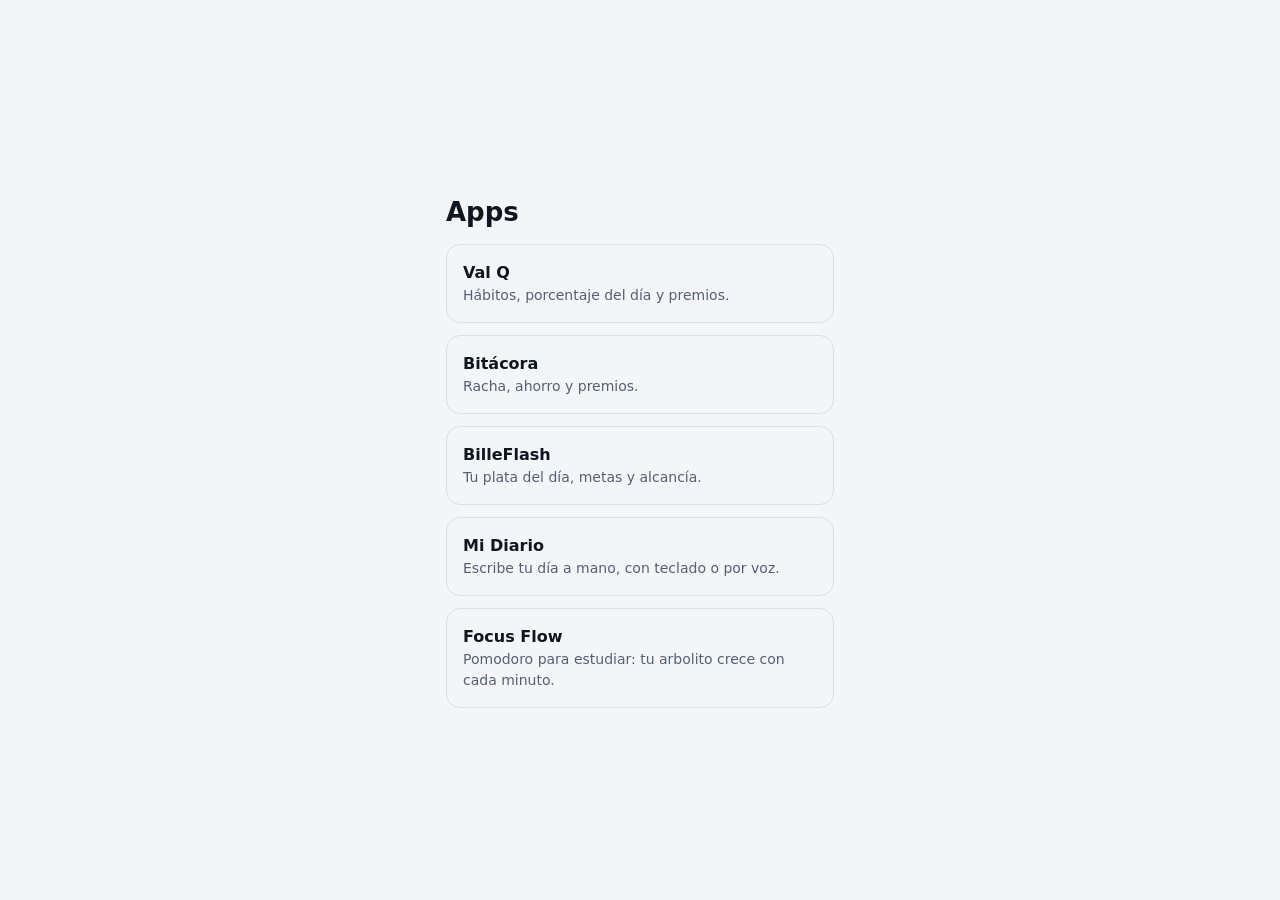
<file: index.html>
<!doctype html>
<html lang="es-BO">
  <head>
    <meta charset="utf-8" />
    <meta name="viewport" content="width=device-width, initial-scale=1" />
    <meta name="color-scheme" content="dark light" />
    <title>Apps</title>
    <style>
      :root { --bg: #0b0e13; --text: #e9eef5; --muted: #a3afc0; --accent: #2ee6a8; --line: #252e3a; }
      @media (prefers-color-scheme: light) { :root { --bg: #f3f5f8; --text: #10161f; --muted: #556072; --accent: #0a7d5a; --line: #d8dee8; } }
      body { margin: 0; min-height: 100dvh; display: grid; place-items: center; background: var(--bg); color: var(--text); font: 16px/1.5 system-ui, sans-serif; }
      main { padding: 24px 16px; max-width: 420px; width: 100%; box-sizing: border-box; }
      a { display: block; margin-top: 12px; padding: 16px; border: 1px solid var(--line); border-radius: 14px; color: var(--text); text-decoration: none; font-weight: 600; }
      a span { display: block; font-weight: 400; color: var(--muted); font-size: 14px; }
      h1 { margin: 0; font-size: 26px; }
    </style>
  </head>
  <body>
    <main>
      <h1>Apps</h1>
      <a href="./val-quirurgico/">Val Q <span>Hábitos, porcentaje del día y premios.</span></a>
      <a href="./Bitacora/">Bitácora <span>Racha, ahorro y premios.</span></a>
      <a href="./BilleFlash/">BilleFlash <span>Tu plata del día, metas y alcancía.</span></a>
      <a href="./diario/">Mi Diario <span>Escribe tu día a mano, con teclado o por voz.</span></a>
      <a href="./focus-flow/">Focus Flow <span>Pomodoro para estudiar: tu arbolito crece con cada minuto.</span></a>
    </main>
  </body>
</html>
</file>
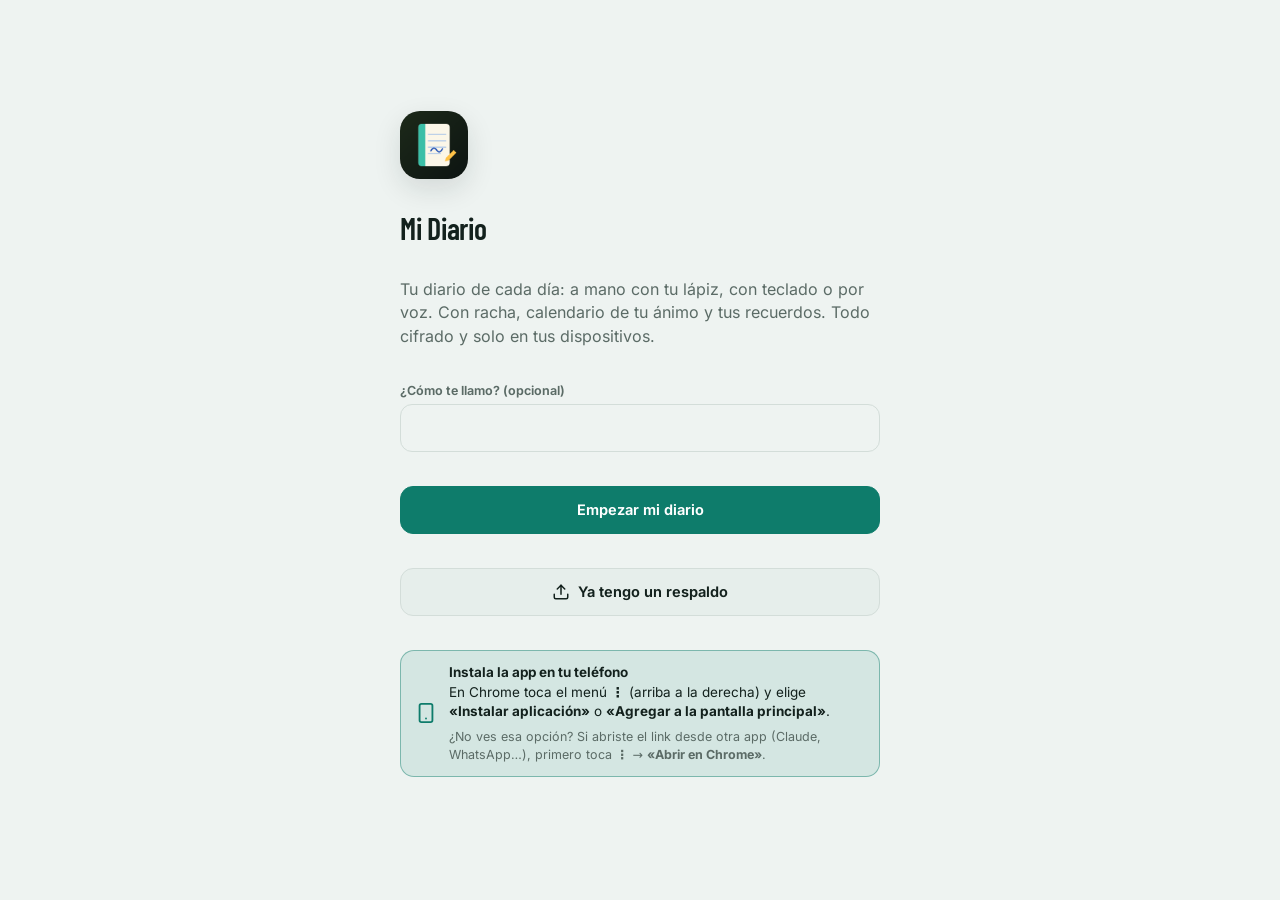
<file: diario/index.html>
<!doctype html>
<html lang="es-BO">
  <head>
    <meta charset="utf-8" />
    <meta name="viewport" content="width=device-width, initial-scale=1, viewport-fit=cover" />
    <meta name="theme-color" content="#0D1412" />
    <meta name="color-scheme" content="dark light" />
    <meta name="description" content="Tu diario privado." />
    <meta name="robots" content="noindex, nofollow" />
    <link rel="icon" href="icons/favicon.svg" type="image/svg+xml" />
    <link rel="apple-touch-icon" href="icons/apple-touch-icon.png" />
    <title>Mi Diario</title>
    <script type="module" crossorigin src="/diario/assets/index-CN1cIEVp.js"></script>
    <link rel="stylesheet" crossorigin href="/diario/assets/index-DWZEnkJb.css">
  <link rel="manifest" href="/diario/manifest.webmanifest"></head>
  <body>
    <div id="root"></div>
    <noscript>Esta app necesita JavaScript activado.</noscript>
  </body>
</html>
</file>
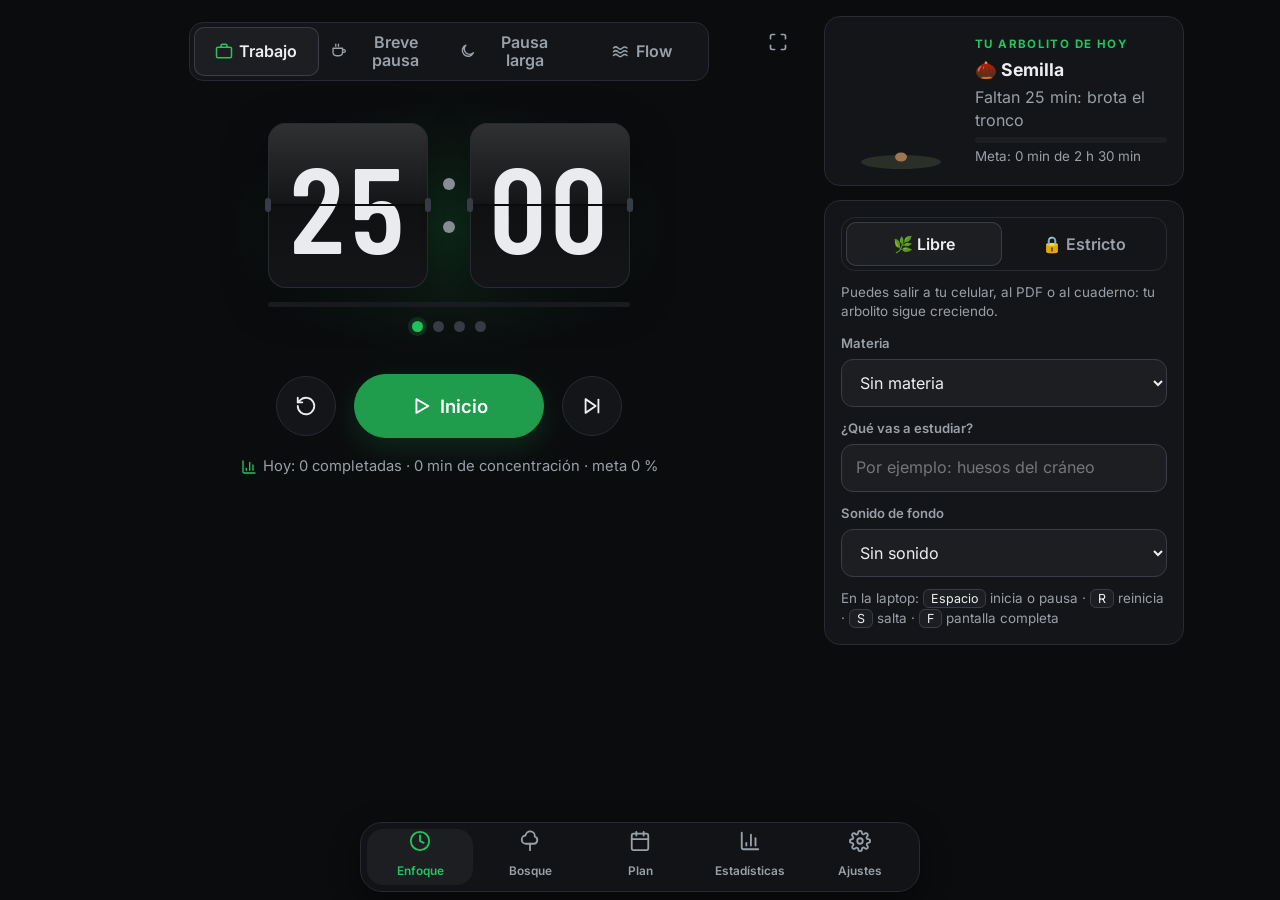
<file: focus-flow/index.html>
<!doctype html>
<html lang="es-BO">
  <head>
    <meta charset="utf-8" />
    <meta name="viewport" content="width=device-width, initial-scale=1, viewport-fit=cover" />
    <meta name="theme-color" content="#0B0C0E" />
    <meta name="color-scheme" content="dark light" />
    <meta name="description" content="Pomodoro para estudiar: tu arbolito crece con cada minuto de enfoque." />
    <meta name="robots" content="noindex, nofollow" />
    <link rel="icon" href="icons/favicon.svg" type="image/svg+xml" />
    <link rel="apple-touch-icon" href="icons/apple-touch-icon.png" />
    <title>Focus Flow</title>
    <script type="module" crossorigin src="/focus-flow/assets/index-9jAqtDs-.js"></script>
    <link rel="stylesheet" crossorigin href="/focus-flow/assets/index-DNoACih-.css">
  <link rel="manifest" href="/focus-flow/manifest.webmanifest"></head>
  <body>
    <div id="root"></div>
    <noscript>Esta app necesita JavaScript activado.</noscript>
  </body>
</html>
</file>
<file: diario/assets/index-DWZEnkJb.css>
@font-face{font-family:Inter Variable;font-style:normal;font-display:swap;font-weight:100 900;src:url(/diario/assets/inter-latin-wght-normal-Dx4kXJAl.woff2)format("woff2-variations");unicode-range:U+??,U+131,U+152-153,U+2BB-2BC,U+2C6,U+2DA,U+2DC,U+304,U+308,U+329,U+2000-206F,U+20AC,U+2122,U+2191,U+2193,U+2212,U+2215,U+FEFF,U+FFFD}@font-face{font-family:Barlow Condensed;font-style:normal;font-display:swap;font-weight:500;src:url(/diario/assets/barlow-condensed-latin-500-normal-BgYH2mbd.woff2)format("woff2");unicode-range:U+??,U+131,U+152-153,U+2BB-2BC,U+2C6,U+2DA,U+2DC,U+304,U+308,U+329,U+2000-206F,U+20AC,U+2122,U+2191,U+2193,U+2212,U+2215,U+FEFF,U+FFFD}@font-face{font-family:Barlow Condensed;font-style:normal;font-display:swap;font-weight:600;src:url(/diario/assets/barlow-condensed-latin-600-normal-DepVgxBB.woff2)format("woff2");unicode-range:U+??,U+131,U+152-153,U+2BB-2BC,U+2C6,U+2DA,U+2DC,U+304,U+308,U+329,U+2000-206F,U+20AC,U+2122,U+2191,U+2193,U+2212,U+2215,U+FEFF,U+FFFD}:root{--font:"Inter Variable", system-ui, -apple-system, "Segoe UI", Roboto, sans-serif;--font-display:"Barlow Condensed", "Arial Narrow", system-ui, sans-serif;--radius-lg:16px;--radius:14px;--radius-sm:10px;--nav-h:66px;--lightningcss-light: ;--lightningcss-dark:initial;color-scheme:dark;--bg:#0d1412;--surface:#151f1c;--surface-2:#1b2623;--line:#2a3833;--line-strong:#3a4b45;--text:#e4edea;--muted:#94a49f;--faint:#6e7f7a;--acc-verde:#3bbfa7;--acc-verde-ink:#06201a;--acc-violeta:#b69cff;--acc-violeta-ink:#1d0f3d;--acc-lima:#b8e65a;--acc-lima-ink:#1b2a05;--acc-rosa:#ff8ac4;--acc-rosa-ink:#3a0a22;--acc-vino:#e0727f;--acc-vino-ink:#2a070c;--fail:#ee6f5b;--fail-ink:#2a0b05;--fail-soft:#3d1e19;--fail-line:#ee6f5b73;--future:#1b2623;--info:#5ab6ff;--h1:#5ab6ff;--h2:#ffb547;--h3:#b69cff;--h4:#ff8ac4;--h5:#b8e65a;--h6:#4fd1c5;--info-ink:#04182b;--info-soft:#5ab6ff1f;--info-line:#5ab6ff61;--gold:#ffc247;--gold-soft:#ffc2471c;--gold-line:#ffc24773;--tier-1:#d08a4c;--tier-2:#c3ccd6;--tier-3:#ffc247;--tier-4:#7fe0d6;--tier-5:#8ec5ff;--tier-6:#c49bff;--flame:#ff7a3d;--flame-soft:#ff7a3d24;--danger:#ee6f5b;--danger-soft:#ee6f5b24;--heat-0:#1b2623;--shadow:0 12px 32px #0006;--nav-bg:#0d1412e6;--toast-bg:#e4edea;--toast-ink:#0d1412}@media (prefers-color-scheme:light){:root:not([data-theme=dark]):not([data-theme=black]){--lightningcss-light:initial;--lightningcss-dark: ;color-scheme:light;--bg:#eef3f1;--surface:#fff;--surface-2:#e6eeeb;--line:#d3ddd9;--line-strong:#b9c7c2;--text:#13211d;--muted:#5b6b66;--faint:#7f8f8a;--acc-verde:#0e7c6b;--acc-verde-ink:#fff;--acc-violeta:#6b46d1;--acc-violeta-ink:#fff;--acc-lima:#4d7a0c;--acc-lima-ink:#fff;--acc-rosa:#c2307a;--acc-rosa-ink:#fff;--acc-vino:#8e1f33;--acc-vino-ink:#fff;--fail:#b8432f;--fail-ink:#fff;--fail-soft:#f6e1dc;--fail-line:#b8432f66;--future:#e2e9e6;--info:#1f6fd1;--h1:#1f6fd1;--h2:#a35f00;--h3:#6b46d1;--h4:#c2307a;--h5:#4d7a0c;--h6:#0e7c6b;--info-ink:#fff;--info-soft:#1f6fd117;--info-line:#1f6fd159;--gold:#9a6400;--gold-soft:#ba7a0017;--gold-line:#ba7a0066;--tier-1:#9a5a22;--tier-2:#5f6b79;--tier-3:#9a6400;--tier-4:#0f8a7e;--tier-5:#2a6fd6;--tier-6:#7b4dd6;--flame:#d4561f;--flame-soft:#d4561f1a;--danger:#b8432f;--danger-soft:#b8432f1a;--heat-0:#e2e9e6;--shadow:0 10px 28px #13211d1f;--nav-bg:#ffffffeb;--toast-bg:#13211d;--toast-ink:#fff}}:root[data-theme=light]{--lightningcss-light:initial;--lightningcss-dark: ;color-scheme:light;--bg:#eef3f1;--surface:#fff;--surface-2:#e6eeeb;--line:#d3ddd9;--line-strong:#b9c7c2;--text:#13211d;--muted:#5b6b66;--faint:#7f8f8a;--acc-verde:#0e7c6b;--acc-verde-ink:#fff;--acc-violeta:#6b46d1;--acc-violeta-ink:#fff;--acc-lima:#4d7a0c;--acc-lima-ink:#fff;--acc-rosa:#c2307a;--acc-rosa-ink:#fff;--acc-vino:#8e1f33;--acc-vino-ink:#fff;--fail:#b8432f;--fail-ink:#fff;--fail-soft:#f6e1dc;--fail-line:#b8432f66;--future:#e2e9e6;--info:#1f6fd1;--h1:#1f6fd1;--h2:#a35f00;--h3:#6b46d1;--h4:#c2307a;--h5:#4d7a0c;--h6:#0e7c6b;--info-ink:#fff;--info-soft:#1f6fd117;--info-line:#1f6fd159;--gold:#9a6400;--gold-soft:#ba7a0017;--gold-line:#ba7a0066;--tier-1:#9a5a22;--tier-2:#5f6b79;--tier-3:#9a6400;--tier-4:#0f8a7e;--tier-5:#2a6fd6;--tier-6:#7b4dd6;--flame:#d4561f;--flame-soft:#d4561f1a;--danger:#b8432f;--danger-soft:#b8432f1a;--heat-0:#e2e9e6;--shadow:0 10px 28px #13211d1f;--nav-bg:#ffffffeb;--toast-bg:#13211d;--toast-ink:#fff}:root{--acc:var(--acc-verde);--acc-ink:var(--acc-verde-ink);--accent:var(--acc);--accent-ink:var(--acc-ink);--accent-soft:color-mix(in srgb, var(--acc) 11%, transparent);--accent-line:color-mix(in srgb, var(--acc) 45%, transparent);--heat-1:color-mix(in srgb, var(--acc) 26%, transparent);--heat-2:color-mix(in srgb, var(--acc) 55%, transparent);--heat-3:var(--acc)}:root[data-accent=violeta]{--acc:var(--acc-violeta);--acc-ink:var(--acc-violeta-ink)}:root[data-accent=lima]{--acc:var(--acc-lima);--acc-ink:var(--acc-lima-ink)}:root[data-accent=rosa]{--acc:var(--acc-rosa);--acc-ink:var(--acc-rosa-ink)}:root[data-accent=vino]{--acc:var(--acc-vino);--acc-ink:var(--acc-vino-ink)}:root[data-theme=black]{--lightningcss-light: ;--lightningcss-dark:initial;color-scheme:dark;--bg:#000;--surface:#0c0c0e;--surface-2:#151518;--line:#24242a;--line-strong:#34343c;--future:#151518;--heat-0:#151518;--nav-bg:#000000eb;--toast-ink:#000}:root[data-size=grande] body{zoom:1.1}.swatches{gap:10px;margin-top:10px;display:flex}.swatch{border:3px solid var(--surface);width:48px;height:48px;box-shadow:0 0 0 1px var(--line-strong);border-radius:50%}.swatch[aria-pressed=true]{box-shadow:0 0 0 3px var(--text)}.swatch.sw-verde{background:var(--acc-verde)}.swatch.sw-violeta{background:var(--acc-violeta)}.swatch.sw-lima{background:var(--acc-lima)}.swatch.sw-rosa{background:var(--acc-rosa)}*,:before,:after{box-sizing:border-box}html{-webkit-text-size-adjust:100%;background:var(--bg)}body{background:var(--bg);color:var(--text);font:400 16px/1.45 var(--font);-webkit-font-smoothing:antialiased;-webkit-tap-highlight-color:transparent;overscroll-behavior-y:none;margin:0}button,input,textarea,select{font:inherit;color:inherit}button{cursor:pointer;-webkit-user-select:none;user-select:none}button:disabled{cursor:default}:focus-visible{outline:2px solid var(--info);outline-offset:2px}h1,h2,h3,p{margin:0}.num{font-variant-numeric:tabular-nums}.sr-only{clip:rect(0 0 0 0);white-space:nowrap;width:1px;height:1px;position:absolute;overflow:hidden}.app{max-width:560px;min-height:100dvh;padding:calc(env(safe-area-inset-top) + 14px) 16px calc(env(safe-area-inset-bottom) + var(--nav-h) + 28px);margin:0 auto}.screen-head{justify-content:space-between;align-items:center;gap:12px;padding:4px 2px 14px;display:flex}.screen-head-text{min-width:0}.eyebrow{letter-spacing:.14em;text-transform:uppercase;color:var(--accent);font-size:11px;font-weight:650}.title{font-family:var(--font-display);letter-spacing:-.005em;margin-top:3px;font-size:32px;font-weight:600;line-height:1.12}.subtitle{color:var(--muted);margin-top:3px;font-size:13.5px}.section-title{justify-content:space-between;align-items:baseline;gap:8px;margin:24px 4px 10px;display:flex}.section-title h2{letter-spacing:.11em;text-transform:uppercase;color:var(--faint);font-size:12px;font-weight:680}.section-title span{color:var(--muted);font-variant-numeric:tabular-nums;font-size:12.5px}.streak-pill{background:var(--surface);border:1px solid var(--line);border-radius:999px;flex:none;align-items:center;gap:8px;padding:8px 14px 8px 10px;display:flex}.streak-pill svg{color:var(--gold)}.streak-pill b{font-variant-numeric:tabular-nums;font-size:20px;font-weight:760;line-height:1}.streak-pill span{color:var(--muted);font-size:11px;line-height:1.15}.cycle-bar{background:var(--surface-2);border-radius:99px;height:6px;margin:0 2px 14px;overflow:hidden}.cycle-bar>i{border-radius:inherit;background:linear-gradient(90deg, var(--info), var(--accent));height:100%;transition:width .4s;display:block}.ring{flex:none;position:relative}.ring-track{stroke:var(--surface-2)}.ring-value{stroke:var(--accent);transition:stroke-dashoffset .5s}.ring-label{font-variant-numeric:tabular-nums;place-items:center;font-size:13px;font-weight:700;display:grid;position:absolute;inset:0}.daynav{background:var(--surface);border:1px solid var(--line);border-radius:var(--radius);align-items:center;gap:4px;padding:4px;display:flex}.daynav .arrow{width:48px;height:48px;color:var(--text);background:0 0;border:0;border-radius:11px;place-items:center;display:grid}.daynav .arrow:disabled{opacity:.25}.daynav .arrow:not(:disabled):active{background:var(--surface-2)}.daynav .label{text-align:center;flex:1;min-width:0}.daynav .label strong{font-size:15.5px;font-weight:680;display:block}.daynav .label span{color:var(--muted);font-size:12.5px}.back-today{border:1px solid var(--info-line);background:var(--info-soft);color:var(--info);border-radius:999px;min-height:40px;margin:8px auto 0;padding:8px 16px;font-size:13px;font-weight:650;display:block}.card{background:var(--surface);border:1px solid var(--line);border-radius:var(--radius-lg);padding:16px}.card+.card{margin-top:10px}.card-title{font-size:16px;font-weight:700}.card p{color:var(--muted);margin-top:6px;font-size:14px}.muted{color:var(--muted)}.fine{color:var(--faint);text-align:center;margin-top:18px;font-size:12.5px;line-height:1.55}.week{margin-top:12px}.week.won{border-color:var(--accent-line)}.week.final{border-color:var(--gold-line);background:linear-gradient(135deg, var(--gold-soft), var(--surface) 65%)}.week-head{justify-content:space-between;align-items:flex-start;gap:10px;display:flex}.week-title{font-size:16px;font-weight:720}.week-dates{color:var(--muted);margin-top:2px;font-size:12.5px}.week-count{text-align:right;flex:none}.week-count b{font-variant-numeric:tabular-nums;font-size:22px;font-weight:760}.week-count span{color:var(--muted);font-size:11.5px;display:block}.dots{gap:7px;margin:14px 0 12px;display:grid}.dot{color:var(--faint);background:0 0;border:0;flex-direction:column;align-items:center;gap:6px;padding:0;font-size:11px;font-weight:600;display:flex}.dot i{aspect-ratio:1;background:var(--heat-0);color:#0000;border-radius:10px;place-items:center;width:100%;max-width:38px;transition:background .2s;display:grid}.dot.complete i{background:var(--accent);color:var(--accent-ink)}.dot.partial i{background:var(--heat-1)}.dot.future i{border:1.5px dashed var(--line-strong);background:0 0}.dot.selected i{box-shadow:0 0 0 2px var(--bg), 0 0 0 4px var(--info)}.dot.today span{color:var(--info)}.week-status{color:var(--muted);font-size:13.5px}.week-status.won{color:var(--accent);font-weight:650}.reward-line{border-top:1px solid var(--line);align-items:center;gap:10px;margin-top:12px;padding-top:12px;font-size:14px;display:flex}.reward-line svg{color:var(--gold);flex:none}.reward-line .txt{flex:1;min-width:0}.reward-line .txt b{font-weight:650}.link-btn{color:var(--info);background:0 0;border:0;min-height:40px;padding:8px 0;font-size:14px;font-weight:650}.habit{text-align:left;background:var(--surface);border:1px solid var(--line);border-radius:var(--radius-lg);align-items:center;gap:14px;width:100%;min-height:80px;margin-bottom:10px;padding:14px;transition:transform .12s,border-color .2s,background .2s;display:flex}.habit:not(:disabled):active{transform:scale(.985)}.habit[aria-pressed=true]{border-color:var(--accent-line);background:linear-gradient(135deg, var(--accent-soft), var(--surface) 72%)}.habit:disabled{opacity:.6}.check{border:2px solid var(--line-strong);background:var(--surface-2);color:#0000;border-radius:13px;flex:none;place-items:center;width:46px;height:46px;transition:background .2s,border-color .2s,color .2s;display:grid}.habit[aria-pressed=true] .check{background:var(--accent);border-color:var(--accent);color:var(--accent-ink)}.habit .body{flex:1;min-width:0}.habit .name{font-size:16px;font-weight:660;line-height:1.25;display:block}.habit .min{color:var(--muted);margin-top:4px;font-size:12.5px;line-height:1.35;display:block}.habit .streak{text-align:right;flex:none;min-width:52px}.habit .streak b{font-variant-numeric:tabular-nums;font-size:26px;font-weight:760;line-height:1;display:block}.habit .streak span{letter-spacing:.08em;text-transform:uppercase;color:var(--muted);margin-top:3px;font-size:10px;font-weight:650;display:block}.habit .streak small{color:var(--faint);font-variant-numeric:tabular-nums;margin-top:4px;font-size:11px;display:block}.list{background:var(--surface);border:1px solid var(--line);border-radius:var(--radius-lg);overflow:hidden}.row{border:0;border-bottom:1px solid var(--line);text-align:left;background:0 0;align-items:center;gap:13px;width:100%;min-height:54px;padding:0 14px;display:flex}.row:last-child{border-bottom:0}.row:not(:disabled):active{background:var(--surface-2)}.row .box{border:2px solid var(--line-strong);color:#0000;border-radius:8px;flex:none;place-items:center;width:26px;height:26px;transition:background .15s,border-color .15s;display:grid}.row[aria-pressed=true] .box{background:var(--info);border-color:var(--info);color:var(--info-ink)}.row .label{flex:1;min-width:0;font-size:14.5px}.row[aria-pressed=true] .label{color:var(--muted)}.row .meta{color:var(--faint);font-variant-numeric:tabular-nums;flex:none;font-size:12px}.btn{border:1px solid var(--line);background:var(--surface-2);border-radius:13px;justify-content:center;align-items:center;gap:8px;min-height:48px;padding:0 16px;font-size:14.5px;font-weight:650;transition:transform .1s,filter .15s;display:inline-flex}.btn:not(:disabled):active{transform:scale(.98)}.btn:disabled{opacity:.5}.btn.primary{background:var(--accent);border-color:var(--accent);color:var(--accent-ink)}.btn.gold{background:var(--gold);border-color:var(--gold);color:#241600}.btn.ghost{background:0 0}.btn.danger{color:var(--danger);border-color:var(--danger-soft);background:0 0}.btn.danger-solid{background:var(--danger);border-color:var(--danger);color:#fff}.btn.block{width:100%}.btn.sm{border-radius:11px;min-height:40px;padding:0 12px;font-size:13.5px}.btn-row{grid-template-columns:1fr 1fr;gap:8px;margin-top:10px;display:grid}.stack>*+*{margin-top:8px}.banner{background:var(--info-soft);border:1px solid var(--info-line);border-radius:var(--radius);align-items:center;gap:12px;margin-bottom:12px;padding:12px 12px 12px 14px;font-size:13.5px;display:flex}.banner>svg{color:var(--info);flex:none}.banner .txt{flex:1}.banner .txt>b:first-child{font-weight:680;display:block}.banner.gold{background:var(--gold-soft);border-color:var(--gold-line)}.banner.gold>svg{color:var(--gold)}.nav{z-index:20;background:var(--nav-bg);-webkit-backdrop-filter:saturate(1.5)blur(18px);backdrop-filter:saturate(1.5)blur(18px);border-top:1px solid var(--line);padding-bottom:env(safe-area-inset-bottom);position:fixed;bottom:0;left:0;right:0}.nav-inner{grid-template-columns:repeat(4,1fr);max-width:560px;margin:0 auto;display:grid}.nav button{height:var(--nav-h);color:var(--faint);background:0 0;border:0;flex-direction:column;justify-content:center;align-items:center;gap:4px;font-size:11.5px;font-weight:620;display:flex}.nav button[aria-current=page]{color:var(--accent)}.nav-icon{border-radius:99px;place-items:center;width:54px;height:30px;transition:background .2s;display:grid;position:relative}.nav button[aria-current=page] .nav-icon{background:var(--accent-soft)}.nav-badge{background:var(--gold);width:9px;height:9px;box-shadow:0 0 0 2px var(--bg);border-radius:50%;position:absolute;top:2px;right:12px}.toast{left:50%;bottom:calc(env(safe-area-inset-bottom) + var(--nav-h) + 16px);opacity:0;background:var(--toast-bg);color:var(--toast-ink);box-shadow:var(--shadow);pointer-events:none;z-index:40;text-align:center;border-radius:999px;width:max-content;max-width:calc(100% - 32px);padding:12px 18px;font-size:14px;font-weight:650;transition:opacity .25s,transform .25s;position:fixed;transform:translate(-50%,14px)}.toast.show{opacity:1;transform:translate(-50%)}.toast.success{background:var(--accent);color:var(--accent-ink)}.toast.reward{background:var(--gold);color:#241600}.toast.error{background:var(--danger);color:#fff}.tiles{grid-template-columns:1fr 1fr;gap:10px;display:grid}.tile{background:var(--surface);border:1px solid var(--line);border-radius:var(--radius);padding:14px}.tile b{letter-spacing:-.02em;font-variant-numeric:tabular-nums;font-size:28px;font-weight:760;line-height:1.1;display:block}.tile b small{color:var(--muted);font-size:15px;font-weight:600}.tile span{color:var(--muted);font-size:12.5px}.heat{grid-template-columns:30px repeat(7,1fr) 22px;align-items:center;gap:5px;display:grid}.heat .wk{color:var(--faint);font-variant-numeric:tabular-nums;font-size:11px;font-weight:600}.heat .cell{aspect-ratio:1;background:var(--heat-0);border:0;border-radius:6px;min-width:0;padding:0}.heat .cell.s1{background:var(--heat-1)}.heat .cell.s2{background:var(--heat-2)}.heat .cell.s3{background:var(--heat-3)}.heat .cell.future{border:1px dashed var(--line);background:0 0}.heat .cell.today{box-shadow:0 0 0 2px var(--bg), 0 0 0 3.5px var(--info)}.heat .cell.void{visibility:hidden}.heat .tail{color:var(--accent);place-items:center;display:grid}.heat .tail.final{color:var(--gold)}.legend{color:var(--faint);justify-content:flex-end;align-items:center;gap:6px;margin-top:10px;font-size:11.5px;display:flex}.legend i{border-radius:3px;width:12px;height:12px;display:inline-block}.hstat+.hstat{margin-top:14px}.hstat-head{justify-content:space-between;gap:10px;margin-bottom:7px;font-size:14px;display:flex}.hstat-head b{font-weight:650}.hstat-head span{color:var(--muted);font-variant-numeric:tabular-nums;flex:none}.bar{background:var(--surface-2);border-radius:99px;height:8px;overflow:hidden}.bar>i{border-radius:inherit;background:var(--accent);height:100%;display:block}.bar.info>i{background:var(--info)}.weeks-chart{grid-template-columns:repeat(13,1fr);gap:5px;margin-top:6px;display:grid;position:relative}.weeks-chart .col{flex-direction:column;align-items:center;gap:6px;min-width:0;display:flex}.weeks-chart .track{align-items:flex-end;width:100%;height:96px;display:flex}.weeks-chart .col i{background:var(--surface-2);border-radius:5px 5px 2px 2px;width:100%;min-height:3px;display:block}.weeks-chart .col.won i{background:var(--accent)}.weeks-chart .col.active i{background:var(--info)}.weeks-chart .col.missed i{background:var(--line-strong)}.weeks-chart .col.final.won i{background:var(--gold)}.weeks-chart .col span{height:16px;color:var(--faint);font-variant-numeric:tabular-nums;font-size:10px;line-height:16px}.goal-line{border-top:1.5px dashed var(--muted);opacity:.55;pointer-events:none;position:absolute;left:0;right:0}.reward{background:var(--surface);border:1px solid var(--line);border-radius:var(--radius-lg);margin-bottom:10px;padding:14px}.reward.won{border-color:var(--accent-line)}.reward.missed{opacity:.72}.reward.final{border-color:var(--gold-line);background:linear-gradient(135deg, var(--gold-soft), var(--surface) 65%)}.reward-head{justify-content:space-between;align-items:flex-start;gap:10px;display:flex}.reward-title{align-items:center;gap:7px;font-size:15.5px;font-weight:720;display:flex}.reward-title svg{color:var(--gold)}.reward-dates{color:var(--muted);margin-top:1px;font-size:12.5px}.badge{background:var(--surface-2);color:var(--muted);white-space:nowrap;border-radius:99px;flex:none;padding:5px 9px;font-size:11.5px;font-weight:680}.badge.won{background:var(--accent-soft);color:var(--accent)}.badge.active{background:var(--info-soft);color:var(--info)}.badge.claimed{background:var(--gold-soft);color:var(--gold)}.reward-progress{color:var(--muted);font-variant-numeric:tabular-nums;align-items:center;gap:10px;margin-top:12px;font-size:12.5px;display:flex}.reward-progress .bar{flex:1}.field{background:var(--bg);border:1px solid var(--line);border-radius:12px;width:100%;min-height:48px;padding:12px 13px;font-size:15px;display:block}.field::placeholder{color:var(--faint)}.field:focus{border-color:var(--info);box-shadow:0 0 0 3px var(--info-soft);outline:none}.reward .field{margin-top:12px}.reward .btn{margin-top:10px}.claimed-note{color:var(--gold);align-items:center;gap:6px;margin-top:10px;font-size:13px;font-weight:620;display:flex}.chips{flex-wrap:wrap;gap:8px;margin-top:12px;display:flex}.chip{border:1px solid var(--line);background:var(--surface-2);border-radius:99px;min-height:38px;padding:8px 13px;font-size:13px}.group{background:var(--surface);border:1px solid var(--line);border-radius:var(--radius-lg);overflow:hidden}.item{border-bottom:1px solid var(--line);justify-content:space-between;align-items:center;gap:12px;min-height:60px;padding:12px 14px;display:flex}.item:last-child{border-bottom:0}.item.col{flex-direction:column;align-items:stretch}.item .txt{flex:1;min-width:0}.item .txt b{font-size:14.5px;font-weight:620;display:block}.item .txt span{color:var(--muted);margin-top:2px;font-size:12.5px;display:block}.item input[type=date]{width:auto;min-width:150px}.segmented{background:var(--surface-2);border-radius:12px;grid-template-columns:repeat(3,1fr);gap:4px;padding:4px;display:grid}.segmented button{min-height:42px;color:var(--muted);background:0 0;border:0;border-radius:9px;font-size:13.5px;font-weight:620}.segmented button[aria-pressed=true]{background:var(--surface);color:var(--text);box-shadow:0 1px 4px #0000002e}.stepper{flex:none;align-items:center;gap:6px;display:flex}.stepper button{border:1px solid var(--line);background:var(--surface-2);border-radius:11px;place-items:center;width:44px;height:44px;font-size:20px;font-weight:600;display:grid}.stepper button:disabled{opacity:.35}.stepper output{text-align:center;font-variant-numeric:tabular-nums;min-width:30px;font-size:17px;font-weight:760}.habit-edit{border-bottom:1px solid var(--line);padding:12px 14px}.habit-edit:last-child{border-bottom:0}.habit-edit .field+.field{margin-top:8px}.habit-edit .tag{letter-spacing:.1em;text-transform:uppercase;color:var(--faint);margin-bottom:8px;font-size:11px;font-weight:680}.extra-edit{border-bottom:1px solid var(--line);align-items:center;gap:6px;padding:8px 8px 8px 14px;display:flex}.extra-edit:last-child{border-bottom:0}.extra-edit .field{flex:1;min-width:0}.icon-btn{width:44px;height:44px;color:var(--muted);background:0 0;border:0;border-radius:11px;flex:none;place-items:center;display:grid}.icon-btn:not(:disabled):active{background:var(--surface-2)}.icon-btn:disabled{opacity:.25}.icon-btn.danger{color:var(--danger)}.add-row{gap:8px;padding:10px 14px 14px;display:flex}.add-row .field{flex:1;min-width:0}.report-preview{white-space:pre-wrap;background:var(--bg);border:1px solid var(--line);color:var(--muted);border-radius:12px;max-height:260px;margin-top:10px;padding:12px;font:12px/1.5 ui-monospace,SFMono-Regular,Menlo,monospace;overflow:auto}details summary{cursor:pointer;color:var(--info);min-height:36px;padding:8px 0 2px;font-size:13.5px;font-weight:620}dialog{border:1px solid var(--line);background:var(--surface);color:var(--text);width:min(420px,100% - 32px);box-shadow:var(--shadow);border-radius:22px;padding:20px}dialog::backdrop{background:#0009}.dlg-title{font-size:18px;font-weight:740}.dlg-body{color:var(--muted);margin-top:8px;font-size:14.5px}.dlg-actions{grid-template-columns:1fr 1fr;gap:8px;margin-top:20px;display:grid}.onb{max-width:520px;min-height:100dvh;padding:calc(env(safe-area-inset-top) + 28px) 20px calc(env(safe-area-inset-bottom) + 28px);flex-direction:column;justify-content:center;gap:22px;margin:0 auto;display:flex}.onb-logo{width:68px;height:68px;box-shadow:var(--shadow);border-radius:20px}.onb h1{font-family:var(--font-display);letter-spacing:-.01em;font-size:40px;font-weight:600;line-height:1.04}.onb .lema{color:var(--accent);letter-spacing:.14em;text-transform:uppercase;margin-top:8px;font-size:12px;font-weight:650}.pillars{gap:14px;margin:0;padding:0;list-style:none;display:grid}.pillars li{align-items:flex-start;gap:13px;display:flex}.pillars .pi{background:var(--surface);border:1px solid var(--line);width:40px;height:40px;color:var(--accent);border-radius:12px;flex:none;place-items:center;display:grid}.pillars b{font-weight:680;display:block}.pillars span{color:var(--muted);margin-top:2px;font-size:13.5px;display:block}.onb h2{font-size:17px;font-weight:720}.choice{text-align:left;background:var(--surface);border:1.5px solid var(--line);border-radius:16px;align-items:center;gap:13px;width:100%;min-height:64px;margin-top:10px;padding:13px 14px;transition:border-color .15s,background .15s;display:flex}.choice[aria-pressed=true]{border-color:var(--accent);background:var(--accent-soft)}.choice .radio{border:2px solid var(--line-strong);border-radius:50%;flex:none;width:22px;height:22px;transition:border .15s}.choice[aria-pressed=true] .radio{border:7px solid var(--accent)}.choice b{font-weight:650;display:block}.choice span{color:var(--muted);font-size:13px;display:block}.choice .field{margin-top:8px}@media (prefers-reduced-motion:reduce){*,:before,:after{transition:none!important}}.display{font-family:var(--font-display)}.streak-card .streak{align-items:baseline;gap:10px;display:flex}.big{font:600 78px/.9 var(--font-display);color:var(--accent);font-variant-numeric:tabular-nums}.streak .unit{color:var(--muted);font-size:16px}.progress{background:var(--future);border-radius:99px;height:8px;margin-top:14px;overflow:hidden}.progress>i{border-radius:inherit;background:var(--accent);height:100%;transition:width .3s;display:block}.meta-row{color:var(--muted);font-variant-numeric:tabular-nums;justify-content:space-between;gap:10px;margin-top:8px;font-size:13.5px;display:flex}.pill{border-left:3px solid var(--fail);background:var(--fail-soft);border-radius:10px;margin-top:14px;padding:10px 12px;font-size:14px;font-weight:500}.pill.win{border-color:var(--accent);background:var(--accent-soft)}.pill.info{border-color:var(--info);background:var(--info-soft)}.vcard{background:var(--surface);border:1px solid var(--line);border-radius:var(--radius-lg);margin-bottom:10px;padding:16px;transition:border-color .2s}.vcard.ok{border-color:var(--accent-line)}.vcard.fail{border-color:var(--fail-line)}.vcard h3{font:600 23px/1.1 var(--font-display)}.vcard .q{margin-top:4px;font-size:15.5px;font-weight:500}.choices{grid-template-columns:1fr 1fr;gap:8px;margin-top:12px;display:grid}.choice-btn{border:1.5px solid var(--line-strong);background:0 0;border-radius:12px;justify-content:center;align-items:center;gap:8px;min-height:52px;font-size:15.5px;font-weight:600;transition:background .15s,border-color .15s,transform .1s;display:flex}.choice-btn:not(:disabled):active{transform:scale(.98)}.choice-btn:disabled{opacity:.5}.choice-btn.ok[aria-pressed=true]{background:var(--accent);border-color:var(--accent);color:var(--accent-ink)}.choice-btn.fail[aria-pressed=true]{background:var(--fail);border-color:var(--fail);color:var(--fail-ink)}.trig{margin-top:14px}.trig>p{color:var(--muted);margin-bottom:8px;font-size:13.5px}.tchips{flex-wrap:wrap;gap:6px;display:flex}.tchip{border:1px solid var(--line);background:0 0;border-radius:999px;min-height:38px;padding:7px 12px;font-size:13.5px}.tchip[aria-pressed=true]{background:var(--fail-soft);border-color:var(--fail);font-weight:600}.phrase{border-top:1px solid var(--line);color:var(--muted);margin-top:14px;padding-top:10px;font-size:14.5px;font-style:italic}.strip-wrap{margin:0 -4px;padding-bottom:6px;padding-left:4px;overflow-x:auto}.strip{grid-template-columns:auto 1fr;align-items:center;gap:8px 10px;width:max-content;display:grid}.strip .lbl{color:var(--muted);background:var(--surface);text-overflow:ellipsis;white-space:nowrap;z-index:1;max-width:112px;padding-right:8px;font-size:12.5px;font-weight:600;position:sticky;left:0;overflow:hidden}.cells{gap:3px;display:flex}.hcell{background:var(--line);border:0;border-radius:4px;flex:none;width:16px;height:16px;padding:0}.hcell.ok{background:var(--accent)}.hcell.fail{background:var(--fail)}.hcell.future{background:var(--future)}.hcell.sel{outline:2px solid var(--text);outline-offset:1px}.hcell.mark{box-shadow:inset 0 -3px 0 var(--muted)}.hnum{text-align:center;width:16px;color:var(--faint);font-variant-numeric:tabular-nums;flex:none;font-size:10px}.legend-row{color:var(--muted);flex-wrap:wrap;gap:12px;margin-top:10px;font-size:12.5px;display:flex}.legend-row i{border-radius:2px;width:10px;height:10px;margin-right:5px;display:inline-block}.wd-chart{grid-template-columns:repeat(7,1fr);gap:8px;display:grid}.wd-chart .col{flex-direction:column;align-items:center;gap:6px;display:flex}.wd-chart .track{align-items:flex-end;width:100%;height:84px;display:flex}.wd-chart .track i{background:var(--fail);opacity:.85;border-radius:6px 6px 2px 2px;width:100%;min-height:3px;display:block}.wd-chart .col span{color:var(--faint);font-size:11.5px}.wd-chart .col b{font-variant-numeric:tabular-nums;font-size:12px}.lock{max-width:420px;min-height:100dvh;padding:calc(env(safe-area-inset-top) + 24px) 24px calc(env(safe-area-inset-bottom) + 24px);text-align:center;flex-direction:column;justify-content:center;align-items:center;gap:20px;margin:0 auto;display:flex}.lock-logo{width:64px;height:64px;box-shadow:var(--shadow);border-radius:18px}.lock h1{font:600 32px var(--font-display)}.lock p{color:var(--muted);font-size:14.5px}@keyframes shake{20%,60%{transform:translate(-8px)}40%,80%{transform:translate(8px)}}.pin-error{color:var(--fail);min-height:22px;font-size:14.5px;font-weight:600}.curtain{z-index:100;background:var(--bg);place-items:center;display:grid;position:fixed;inset:0}.curtain img{opacity:.9;border-radius:20px;width:72px;height:72px}.sug{flex-wrap:wrap;gap:8px;display:flex}.sug .chip[aria-pressed=true]{background:var(--accent-soft);border-color:var(--accent);font-weight:600}.selected-list{gap:8px;margin:0;padding:0;list-style:none;display:grid}.selected-list li{background:var(--surface);border:1px solid var(--line);border-radius:12px;align-items:center;gap:10px;min-height:52px;padding:6px 6px 6px 14px;font-weight:600;display:flex}.selected-list li span{flex:1}.steps-dots{gap:6px;display:flex}.steps-dots i{background:var(--line);border-radius:99px;width:22px;height:4px}.steps-dots i.on{background:var(--accent)}.habit-details summary{color:var(--text);align-items:center;gap:8px;min-height:44px;padding:0;font-size:15px;font-weight:650;list-style:none;display:flex}.habit-details summary::-webkit-details-marker{display:none}.habit-details[open] summary{margin-bottom:8px}.habit-details .field+.field{margin-top:8px}.habit-details .row2{grid-template-columns:1fr 1fr;gap:8px;margin-top:8px;display:grid}.habit-actions{justify-content:flex-end;gap:6px;margin-top:8px;display:flex}.tag-chip{border:1px solid var(--line);background:var(--surface-2);border-radius:999px;align-items:center;gap:4px;min-height:38px;padding:4px 4px 4px 12px;font-size:13.5px;display:inline-flex}.tag-chip button{width:30px;height:30px;color:var(--muted);background:0 0;border:0;border-radius:50%;place-items:center;display:grid}.overlay{z-index:60;background:var(--bg);position:fixed;inset:0;overflow-y:auto}.overlay-close{top:calc(env(safe-area-inset-top) + 10px);position:absolute;right:10px}.warn-note{color:var(--muted);align-items:flex-start;gap:10px;margin-top:10px;font-size:13px;display:flex}.warn-note svg{color:var(--gold);flex:none;margin-top:1px}.banner.install{background:var(--accent-soft);border-color:var(--accent-line)}.banner.install>svg{color:var(--accent)}.paste-box{gap:8px;display:grid}.paste-box textarea{resize:vertical;background:var(--bg);border:1px solid var(--line);width:100%;min-height:140px;color:var(--text);border-radius:12px;padding:12px;font:13px/1.45 ui-monospace,SFMono-Regular,Menlo,monospace}.paste-box textarea:focus{border-color:var(--info);box-shadow:0 0 0 3px var(--info-soft);outline:none}.banner .txt .tip{color:var(--muted);margin-top:6px;font-size:12.5px;display:block}.head-actions{flex:none;align-items:center;gap:4px;display:flex}.head-actions .streak-pill{gap:6px;padding:7px 12px 7px 9px}.head-actions .streak-pill span{font-size:12px}.streak-pill.hot svg{color:var(--flame);filter:drop-shadow(0 0 6px var(--flame-soft))}.goal{text-align:left;background:linear-gradient(135deg, var(--gold-soft), var(--surface) 70%);border:1px solid var(--gold-line);border-radius:var(--radius-lg);align-items:center;gap:12px;width:100%;min-height:64px;margin-bottom:12px;padding:12px 14px;display:flex}.goal.ready{border-color:var(--accent-line);background:linear-gradient(135deg, var(--accent-soft), var(--surface) 70%)}.goal-icon{background:var(--gold-soft);width:42px;height:42px;color:var(--gold);border-radius:12px;flex:none;place-items:center;display:grid}.goal.ready .goal-icon{background:var(--accent-soft);color:var(--accent)}.goal-body{flex-direction:column;flex:1;min-width:0;display:flex}.goal-eyebrow{letter-spacing:.12em;text-transform:uppercase;color:var(--gold);font-size:11px;font-weight:700}.goal-body b{font-size:16px;font-weight:750}.goal-sub{color:var(--muted);font-size:13px}.goal-count{text-align:right;flex:none}.goal-count b{font-variant-numeric:tabular-nums;font-size:26px;font-weight:800;line-height:1;display:block}.goal-count small{color:var(--muted);font-size:11px}.bio-btn{min-width:220px}.pattern-wrap{width:min(78vw,300px)}.pattern{aspect-ratio:1;touch-action:none;-webkit-user-select:none;user-select:none;background:var(--surface);border:1px solid var(--line);border-radius:24px;width:100%;position:relative}.pattern svg{pointer-events:none;position:absolute;inset:0}.pattern-line{stroke:var(--accent);opacity:.85}.pattern.error .pattern-line{stroke:var(--danger)}.pattern-dot{background:var(--line-strong);pointer-events:none;border-radius:50%;width:18px;height:18px;margin:-9px 0 0 -9px;transition:transform .12s,background .12s;position:absolute}.pattern-dot.on{background:var(--accent);box-shadow:0 0 0 8px var(--accent-soft);transform:scale(1.35)}.pattern.error .pattern-dot.on{background:var(--danger);box-shadow:0 0 0 8px var(--danger-soft)}.shake{animation:.35s shake}.confetti{pointer-events:none;z-index:90;width:100%;height:100%;display:none;position:fixed;inset:0}.confetti.on{display:block}.onb-title{letter-spacing:-.02em;font-weight:800;font-size:30px!important}.fund-top{align-items:center;gap:14px;display:flex}.fund-icon{background:var(--accent-soft);width:52px;height:52px;color:var(--accent);border-radius:15px;flex:none;place-items:center;display:grid}.fund-amount{letter-spacing:-.02em;font-variant-numeric:tabular-nums;font-size:40px;font-weight:850;line-height:1.05}.fund-amount small{color:var(--muted);font-size:18px;font-weight:700}.fund-row{border-top:1px solid var(--line);justify-content:space-between;gap:10px;margin-top:14px;padding-top:12px;font-size:14px;display:flex}.fund-row svg{color:var(--gold);vertical-align:-3px}.chest{border-color:var(--gold-line);background:linear-gradient(135deg, var(--gold-soft), var(--surface) 70%);margin-top:10px}.chest-body{align-items:center;gap:12px;margin-bottom:12px;display:flex}.chest-icon{font-size:34px}.lbl-field{color:var(--muted);margin-top:10px;font-size:12.5px;font-weight:650;display:block}.lbl-field .field{margin-top:4px}.row2{grid-template-columns:1fr 1fr;gap:8px;display:grid}.danger-link{color:var(--danger)}.report-head{justify-content:space-between;gap:12px;display:flex}.report-pct{text-align:right;flex:none}.report-pct b{color:var(--accent);font-variant-numeric:tabular-nums;font-size:34px;font-weight:850;line-height:1;display:block}.report-pct span{color:var(--muted);font-size:11.5px}.report-days{grid-template-columns:repeat(7,1fr);gap:6px;height:90px;margin:16px 0 8px;display:grid}.report-days .rd{flex-direction:column;justify-content:flex-end;align-items:center;gap:4px;display:flex}.report-days .rd i{background:var(--info);opacity:.7;border-radius:6px 6px 2px 2px;width:100%}.report-days .rd.won i{background:var(--accent);opacity:1}.report-days .rd.future i{background:var(--surface-2)}.report-days .rd span{color:var(--faint);font-size:11px}.report-core{gap:6px;margin:8px 0 4px;font-size:14px;display:grid}.report-core div{justify-content:space-between;gap:10px;display:flex}.report-core b{color:var(--accent);font-variant-numeric:tabular-nums}.report-text{white-space:pre-wrap;background:var(--bg);border:1px solid var(--line);color:var(--text);border-radius:12px;margin-top:8px;padding:12px 14px;font-size:13.5px;line-height:1.55}.mountain svg{touch-action:pan-y;width:100%;height:auto;display:block}.mtn-grid{stroke:var(--line);stroke-width:1px}.mtn-axis{fill:var(--faint);font-variant-numeric:tabular-nums;font-size:10px}.mtn-goal{stroke:var(--text);stroke-opacity:.5;stroke-width:1.2px;stroke-dasharray:5 4}.mtn-goal-label{fill:var(--muted);font-size:10px}.mtn-line{fill:none;stroke:var(--accent);stroke-width:2.4px}.mtn-daily{fill:none;stroke:var(--info);stroke-width:1.4px;stroke-opacity:.7}.mtn-dot{fill:var(--accent)}.mtn-dot.off{fill:var(--info)}.mtn-cursor{stroke:var(--text);stroke-opacity:.35}.mtn-pick{fill:var(--bg);stroke:var(--accent);stroke-width:3px}.mtn-legend{color:var(--muted);flex-wrap:wrap;gap:14px;margin-top:8px;font-size:12px;display:flex}.mtn-legend i{vertical-align:1px;border-radius:3px;width:14px;height:8px;margin-right:5px;display:inline-block}.sw-area{background:var(--accent)}.sw-avg{background:var(--info)}.sw-goal{background:var(--text);opacity:.5}.mtn-tip{color:var(--muted);justify-content:space-between;align-items:center;gap:10px;margin-top:8px;font-size:13px;display:flex}.streak-pill.hot{border-color:var(--flame);background:linear-gradient(135deg, var(--flame-soft), var(--surface) 75%)}.vcard-head{justify-content:space-between;align-items:baseline;gap:10px;display:flex}.hstats{color:var(--muted);flex-wrap:wrap;align-items:center;gap:4px 6px;margin-top:6px;font-size:13.5px;display:flex}.hstats b{color:var(--text);font-weight:650}.hstats svg{color:var(--gold)}.hdot{border-radius:50%;flex:none;width:10px;height:10px}.value-tag{color:var(--accent);background:var(--accent-soft);white-space:nowrap;border-radius:99px;flex:none;padding:4px 9px;font-size:12px;font-weight:650}.save-card{margin-top:12px}.save-grid{grid-template-columns:repeat(auto-fit,minmax(92px,1fr));gap:8px;margin-top:10px;display:grid}.save-stat{background:var(--surface-2);border-radius:12px;min-width:0;padding:10px 12px}.save-stat b{font:600 27px/1 var(--font-display);color:var(--accent);font-variant-numeric:tabular-nums;white-space:nowrap;display:block}.save-stat span{color:var(--muted);margin-top:4px;font-size:12px;line-height:1.25;display:block}.party-btn{margin-top:10px}.party-btn[aria-pressed=true]{background:var(--gold-soft);border-color:var(--gold);color:var(--text)}.party-btn[aria-pressed=true] svg{color:var(--gold)}.urge-btn{border-radius:var(--radius-lg);border:1px solid var(--flame);background:linear-gradient(135deg, var(--flame-soft), var(--surface) 80%);width:100%;min-height:56px;color:var(--text);justify-content:center;align-items:center;gap:10px;margin-top:12px;font-size:16.5px;font-weight:700;display:flex}.urge-btn svg{color:var(--flame)}.urge-btn:not(:disabled):active{transform:scale(.99)}.urge{z-index:60;background:var(--bg);padding:calc(env(safe-area-inset-top) + 16px) 20px calc(env(safe-area-inset-bottom) + 24px);position:fixed;inset:0;overflow-y:auto}.urge-inner{text-align:center;flex-direction:column;align-items:center;gap:18px;max-width:460px;min-height:100%;margin:0 auto;display:flex}.urge-top{justify-content:space-between;align-items:center;width:100%;display:flex}.urge-top .eyebrow{color:var(--flame)}.urge-prize{border-radius:var(--radius-lg);border:1px solid var(--gold-line);background:linear-gradient(135deg, var(--gold-soft), var(--surface) 70%);width:100%;padding:14px 16px}.urge-prize .goal-eyebrow{display:block}.urge-prize b{font:600 30px/1.05 var(--font-display);margin-top:2px;display:block}.urge-prize span{color:var(--muted);font-size:13.5px}.breath{place-items:center;width:210px;height:210px;margin:6px 0;display:grid;position:relative}.breath:before{content:"";background:radial-gradient(circle, var(--accent-soft) 0%, var(--accent-soft) 55%, transparent 72%);border:2px solid var(--accent-line);border-radius:50%;animation:10s ease-in-out infinite breathe;position:absolute;inset:0}.breath b{font:600 46px/1 var(--font-display);font-variant-numeric:tabular-nums;position:relative}.breath span{color:var(--accent);margin-top:6px;font-size:15px;font-weight:600;display:block;position:relative}@keyframes breathe{0%,to{transform:scale(.62)}40%{transform:scale(1)}}.urge-phrase{font-size:19px;font-weight:650;line-height:1.35}.urge-habits{flex-wrap:wrap;justify-content:center;gap:6px;display:flex}.urge-save{color:var(--muted);font-size:14.5px}.urge-save b{color:var(--accent)}.urge-actions{gap:8px;width:100%;margin-top:auto;display:grid}.step-chest{border-style:dashed}.step-chest.won{border-style:solid;border-color:var(--gold-line);background:linear-gradient(135deg, var(--gold-soft), var(--surface) 70%)}.step-price{font:600 22px/1 var(--font-display);color:var(--text);font-variant-numeric:tabular-nums}.step-edit{grid-template-columns:1fr;gap:8px;margin-top:10px;display:grid}.chest-result{color:var(--gold);margin-top:8px;font-size:14px;font-weight:600}.wallet-break{color:var(--muted);gap:4px;margin-top:10px;font-size:13.5px;display:grid}.wallet-break div{justify-content:space-between;gap:10px;display:flex}.wallet-break b{color:var(--text);font-variant-numeric:tabular-nums}.weeks-chart .col.victory i{background:var(--gold)}.weeks-chart .col b{color:var(--muted);font-variant-numeric:tabular-nums;height:14px;font-size:10px;font-weight:650}.meta-row svg{vertical-align:-2px;color:var(--gold)}.selected-list small{font-weight:500}.urge-habits .tchip[aria-pressed=true]{background:var(--accent-soft);border-color:var(--accent)}.bar.gold>i{background:var(--gold)}.badges{margin-top:10px}.medals{grid-template-columns:repeat(6,1fr);gap:6px;margin-top:12px;display:grid}.medal{min-width:0;color:var(--faint);flex-direction:column;align-items:center;gap:6px;display:flex}.medal-disc{border:2px dashed var(--line-strong);background:var(--surface-2);border-radius:50%;place-items:center;width:42px;height:42px;display:grid}.medal-name{letter-spacing:-.01em;white-space:nowrap;text-overflow:ellipsis;max-width:100%;font-size:9.5px;font-weight:650;overflow:hidden}.medal.on{color:var(--text)}.medal.on .medal-disc{color:var(--bg);border-style:solid}.medal.tier-1 .medal-disc{background:var(--tier-1);border-color:var(--tier-1)}.medal.tier-2 .medal-disc{background:var(--tier-2);border-color:var(--tier-2)}.medal.tier-3 .medal-disc{background:var(--tier-3);border-color:var(--tier-3)}.medal.tier-4 .medal-disc{background:var(--tier-4);border-color:var(--tier-4)}.medal.tier-5 .medal-disc{background:var(--tier-5);border-color:var(--tier-5)}.medal.tier-6 .medal-disc{background:var(--tier-6);border-color:var(--tier-6)}.mood{margin-top:12px}.mood-row{grid-template-columns:repeat(4,1fr);gap:6px;margin-top:10px;display:grid}.mood-btn{border:1px solid var(--line);background:var(--surface-2);border-radius:14px;min-height:52px;font-size:26px;line-height:1}.mood-btn[aria-pressed=true]{border-color:var(--accent);background:var(--accent-soft);box-shadow:0 0 0 2px var(--accent-soft)}.mood-btn:disabled{opacity:.5}.help{max-width:560px;padding:calc(env(safe-area-inset-top) + 18px) 16px calc(env(safe-area-inset-bottom) + 32px);margin:0 auto}.help .title{margin-bottom:14px}.help .card{margin-top:10px}.help ul{margin:8px 0 0;padding-left:18px;font-size:14.5px;line-height:1.5}.help li+li{margin-top:6px}.test-bar{top:calc(env(safe-area-inset-top) + 6px);z-index:30;border-radius:var(--radius-lg);border:1px solid var(--gold-line);background:var(--surface);box-shadow:var(--shadow);align-items:center;gap:6px;margin-bottom:12px;padding:6px;display:flex;position:sticky}.test-bar .test-txt{text-align:center;flex:1;min-width:0}.test-bar .test-txt b{letter-spacing:.1em;text-transform:uppercase;color:var(--gold);font-size:11px;display:block}.test-bar .test-txt span{font-size:14px;font-weight:650}.screen>*+*{margin-top:12px}.segmented{grid-template-columns:repeat(auto-fit,minmax(0,1fr))}.segmented button[aria-checked=true]{background:var(--surface);color:var(--text);box-shadow:0 1px 4px #0000002e}.ok{color:var(--accent)}.over{color:var(--fail)}.bf-money{font-variant-numeric:tabular-nums;white-space:nowrap;font-weight:650}.bf-money.neg{color:var(--fail)}.bf-alerts{gap:8px;display:grid}.bf-alert{border-radius:var(--radius-sm);border:1px solid var(--gold-line);background:var(--gold-soft);align-items:center;gap:8px;padding:11px 13px;font-size:14px;font-weight:600;display:flex}.bf-alert.red{border-color:var(--fail-line);background:var(--fail-soft)}.bf-alert svg{flex:none}.bf-limit-top{justify-content:space-between;align-items:flex-end;gap:12px;display:flex}.bf-limit-top span{font-size:12.5px;display:block}.bf-limit-top b{font-family:var(--font-display);font-variant-numeric:tabular-nums;font-size:34px;line-height:1.05;display:block}.bf-right{text-align:right}.bf-bar{background:var(--surface-2);border-radius:99px;height:10px;margin:10px 0 8px;overflow:hidden}.bf-bar span{border-radius:inherit;background:var(--accent);height:100%;transition:width .3s;display:block}.bf-bar.over span{background:var(--fail)}.bf-add{gap:8px;display:grid}.bf-add-row{grid-template-columns:1fr 1.2fr 52px;gap:8px;display:grid}.bf-plus{min-height:48px;padding:0}.bf-check{min-height:44px;color:var(--muted);align-items:center;gap:10px;font-size:13.5px;display:flex}.bf-check input{width:22px;height:22px;accent-color:var(--accent);flex:none}.bf-table-card{padding:4px 0}.bf-table{display:grid}.bf-tr{border:0;border-bottom:1px solid var(--line);min-height:52px;color:inherit;text-align:left;font:inherit;background:0 0;grid-template-columns:34px 1fr auto 52px;align-items:center;gap:8px;width:100%;padding:10px 14px;font-size:14.5px;display:grid}.bf-tr:last-child{border-bottom:0}.bf-tr.head{text-transform:uppercase;letter-spacing:.04em;min-height:0;color:var(--faint);font-size:11.5px;font-weight:700}.bf-tr>span:first-child,.bf-tr>span:last-child{color:var(--muted);font-variant-numeric:tabular-nums}.bf-tr.forgot{background:var(--gold-soft)}.bf-desc small{color:var(--faint);font-size:12px;display:block}.bf-empty{padding:14px}.bf-close .btn{width:100%;margin-top:10px}.bf-capital .bf-cap-main b{font-family:var(--font-display);font-variant-numeric:tabular-nums;font-size:42px;line-height:1.05;display:block}.bf-tiles{margin-top:12px}.bf-tiles .tile b{font-size:21px}.bf-rate{text-align:left;color:inherit;font:inherit}.bf-acc,.bf-bill-txt{width:100%;color:inherit;font:inherit;text-align:left;background:0 0;border:0}.bf-acc{border-bottom:1px solid var(--line)}.bf-bill.late{background:var(--fail-soft)}.bf-bill.late .txt span,.bf-bill.today .txt span{color:var(--fail)}.bf-bill.soon .txt span{color:var(--gold)}.bf-debt-head{justify-content:space-between;align-items:center;gap:8px;display:flex}.bf-debt-amt b{font-family:var(--font-display);font-variant-numeric:tabular-nums;font-size:28px}.bf-debt .btn-row{margin-top:10px}.bf-debt .btn-row a.btn{text-decoration:none}.bf-shot{border-bottom:1px solid var(--line);font-variant-numeric:tabular-nums;grid-template-columns:1.2fr 1fr 1fr .6fr;gap:6px;padding:9px 2px;font-size:13.5px;display:grid}.bf-shot.head{color:var(--faint);text-transform:uppercase;font-size:11.5px;font-weight:700}.bf-shot small{color:var(--faint)}.bf-mini{width:auto;min-width:110px}.bf-version{text-align:center;margin-top:18px}dialog.bf-sheet{width:min(520px,100vw - 24px);max-height:calc(100dvh - 40px);overflow:auto}.nav-inner{grid-template-columns:repeat(4,1fr)}.nav-inner button{font-size:11.5px}.bf-close-btn{min-height:56px;font-size:17px}.bf-debt a.btn{color:var(--text)}.bf-hist-top{justify-content:space-between;align-items:flex-end;gap:12px;display:flex}.bf-hist-top span,.bf-hist-top small{font-size:12.5px;display:block}.bf-hist-top b{font-family:var(--font-display);font-variant-numeric:tabular-nums;font-size:30px;line-height:1.1;display:block}.bf-spark{width:100%;height:70px;margin:10px 0 12px;display:block}.bf-spark polyline{stroke:var(--accent)}.bf-hist-wrap{-webkit-overflow-scrolling:touch;padding:0;overflow-x:auto}.bf-hist{border-collapse:collapse;font-variant-numeric:tabular-nums;width:max-content;min-width:100%;font-size:13.5px}.bf-hist th,.bf-hist td{text-align:right;white-space:nowrap;border-bottom:1px solid var(--line);padding:10px 12px}.bf-hist th:nth-child(-n+3),.bf-hist td:nth-child(-n+3){text-align:left}.bf-hist th{background:var(--surface-2);color:var(--muted);text-transform:uppercase;letter-spacing:.03em;font-size:11.5px;font-weight:700;position:sticky;top:0}.bf-hist td:first-child,.bf-hist th:first-child{background:var(--surface);color:var(--muted);position:sticky;left:0}.bf-hist th:first-child{background:var(--surface-2)}.bf-hist tr:last-child td{border-bottom:0}.bf-cap-other{color:var(--muted);font-variant-numeric:tabular-nums;gap:14px;font-size:15px;font-weight:650;display:flex}.bf-rate .bf-rate-line{color:var(--muted);font-size:13px;display:block}.bf-rate .bf-rate-line b{color:var(--text);font-size:19px;display:inline}.bf-favs{flex-wrap:wrap;gap:8px;margin-bottom:10px;display:flex}.bf-fav{font-variant-numeric:tabular-nums;min-height:44px;padding:0 14px;font-weight:650}.bf-anto{color:var(--text);font-weight:650}.bf-backup{justify-content:space-between}.bf-backup span{flex:1}.bf-cat-dot{vertical-align:1px;border-radius:50%;width:8px;height:8px;margin-right:5px;display:inline-block}.bf-goal.main{border-color:var(--accent-line)}.bf-cats{gap:10px;display:grid}.bf-cat-row{grid-template-columns:92px 1fr 118px;align-items:center;gap:10px;font-size:14px;display:grid}.bf-cat-track{background:var(--surface-2);border-radius:4px;height:12px;overflow:hidden}.bf-cat-track span{background:var(--accent);border-radius:0 4px 4px 0;height:100%;display:block}.bf-cat-val{font-variant-numeric:tabular-nums;text-align:right;white-space:nowrap;font-weight:650}.bf-cat-val small{color:var(--muted);font-weight:500}.bf-legend{color:var(--muted);flex-wrap:wrap;gap:14px;margin-bottom:6px;font-size:12.5px;display:flex}.bf-legend .sw{vertical-align:-1px;border-radius:3px;width:12px;height:10px;margin-right:5px;display:inline-block}.bf-legend .sw.ok{background:var(--accent)}.bf-legend .sw.over{background:var(--fail)}.bf-legend .sw.line{border-top:2px dashed var(--muted);border-radius:0;height:0}.bf-days-svg,.bf-curve-svg{width:100%;height:auto;display:block}.bf-curve-svg{margin-top:10px}.bf-bar-ok{fill:var(--accent)}.bf-bar-over{fill:var(--fail)}.bf-limit-line{fill:none;stroke:var(--muted);stroke-width:2px;stroke-dasharray:4 3}.bf-axis,.bf-cursor{stroke:var(--line-strong);stroke-width:1px}.bf-tick{fill:var(--muted);font-size:11px}.bf-day-g{cursor:pointer}.bf-curve-line{fill:none;stroke:var(--accent);stroke-width:2px;stroke-linejoin:round}.bf-curve-area{fill:var(--accent-soft)}.bf-curve-dot{fill:var(--accent);stroke:var(--surface);stroke-width:2px}.bf-tip{min-height:2.6em}.bf-piggy-top{justify-content:space-between;align-items:flex-end;gap:12px;margin-bottom:12px;display:flex}.bf-piggy-top span{font-size:12.5px;display:block}.bf-piggy-top b{font-family:var(--font-display);font-variant-numeric:tabular-nums;font-size:32px;line-height:1.1;display:block}.bf-piggy-top .bf-piggy-sums{color:var(--accent);font-variant-numeric:tabular-nums;font-size:15px;font-weight:700}.bf-piggy-top .bf-piggy-streak{color:var(--muted);margin-top:2px}.bf-note{border-color:var(--accent-line);background:var(--accent-soft);justify-content:space-between}.bf-note span{flex:1}.bf-goal-mini{gap:4px;font-size:13.5px;display:grid}.bf-goal-mini .bf-bar{margin:0}.bf-member-view h3.card-title{margin-top:8px;font-size:15px}.dy-moods{justify-content:space-between;gap:6px;display:flex}.dy-mood{border:1px solid var(--line);background:var(--surface-2);filter:grayscale(.6);opacity:.75;border-radius:14px;flex:1;min-height:56px;font-size:30px}.dy-mood[aria-checked=true]{filter:none;opacity:1;border-color:var(--accent);background:var(--accent-soft);transform:scale(1.06)}.dy-prompt b{margin:4px 0 10px;font-size:18px;display:block}.chip.on,.chip[aria-pressed=true]{background:var(--accent);color:var(--accent-ink);border-color:var(--accent)}.dy-questions{color:var(--muted);margin:10px 0 0;padding-left:20px;font-size:14px}.dy-head{flex-wrap:wrap;justify-content:space-between;align-items:center;gap:10px;margin-bottom:10px;display:flex}.dy-head .card-title{margin:0}.dy-mode{min-width:260px}.dy-text{min-height:220px;font-size:16px;line-height:1.6}.dy-paper{grid-template-columns:1fr 1fr;gap:8px;margin-bottom:10px;display:grid}.dy-pages{justify-content:space-between;align-items:center;gap:8px;margin-top:10px;display:flex}.dy-newtag{grid-template-columns:1fr auto;gap:8px;margin-top:10px;display:grid}.dy-suggest{align-items:center;margin-bottom:8px}.dy-save .btn-row{margin-top:8px}.dy-save-btn{flex:1;min-height:56px;font-size:17px}.dy-memory{text-align:left;width:100%;color:inherit;font:inherit;border-color:var(--accent-line);display:block}.dy-memory span{font-weight:650;display:block}.dy-backup{justify-content:space-between;margin-bottom:12px}.dy-backup span{flex:1}.ink-tools{flex-wrap:wrap;align-items:center;gap:8px;margin-bottom:10px;display:flex}.ink-color{border:3px solid var(--surface);width:40px;height:40px;box-shadow:0 0 0 1px var(--line-strong);border-radius:50%}.ink-color.on{box-shadow:0 0 0 3px var(--accent)}.ink-btn{border:1px solid var(--line);background:var(--surface-2);min-height:44px;color:var(--text);border-radius:12px;padding:0 12px;font-weight:650}.ink-btn.on{border-color:var(--accent);background:var(--accent-soft)}.ink-btn:disabled{opacity:.4}.ink-width{border:1px solid var(--line);background:var(--surface-2);width:auto;min-height:44px;color:var(--text);border-radius:12px;padding:0 10px}.ink-finger{color:var(--muted);align-items:center;gap:6px;font-size:13px;display:flex}.ink-wrap{border-radius:12px;width:100%;margin-top:4px;overflow:hidden;box-shadow:0 2px 12px #0000002e}.ink-canvas{touch-action:none;-webkit-user-select:none;user-select:none;display:block}.dy-read .ink-wrap{margin:10px 0}.dy-read-text{white-space:pre-wrap;line-height:1.6}.dy-month-nav{text-transform:capitalize;justify-content:space-between;align-items:center;margin-bottom:10px;display:flex}.dy-cal{grid-template-columns:repeat(7,1fr);gap:4px;display:grid}.dy-cal-h{text-align:center;color:var(--faint);font-size:12px;font-weight:700}.dy-cal-d{border:1px solid var(--line);background:var(--surface-2);min-height:48px;color:var(--text);border-radius:10px;flex-direction:column;justify-content:center;align-items:center;font-size:13px;display:flex;position:relative}.dy-cal-d i{font-size:16px;font-style:normal;line-height:1}.dy-cal-d em{font-size:9px;font-style:normal;position:absolute;top:1px;right:2px}.dy-cal-d.today{border-color:var(--accent);border-width:2px}.dy-cal-d:disabled{opacity:.35}.dy-year{grid-template-columns:repeat(auto-fill,11px);justify-content:center;gap:3px;display:grid}.dy-y{background:var(--surface-2);border:0;border-radius:3px;width:11px;height:11px;padding:0;display:inline-block}.dy-y.fut{opacity:.35}.dy-y.has{background:var(--line-strong)}.dy-y.m1,.dy-cal-d.m1{background:#8e5a5a}.dy-y.m2,.dy-cal-d.m2{background:#b98a5e}.dy-y.m3,.dy-cal-d.m3{background:#9a9a8a}.dy-y.m4,.dy-cal-d.m4{background:#6aa88a}.dy-y.m5,.dy-cal-d.m5{background:#3bbf8f}.dy-cal-d.m1,.dy-cal-d.m2,.dy-cal-d.m3,.dy-cal-d.m4,.dy-cal-d.m5{color:#fff;border-color:#0000}.dy-legend{justify-content:center;gap:12px;margin-top:10px;font-size:14px;display:flex}.dy-legend span{align-items:center;gap:4px;display:flex}.dy-moodbar{justify-content:space-between;margin:12px 0;font-size:18px;display:flex}.dy-moodbar b{font-size:15px}.dy-badges{margin:4px 0}.print-view{color:#222;background:#fff;max-width:760px;min-height:100dvh;margin:0 auto;padding:16px}.print-bar{color:#444;justify-content:space-between;align-items:center;gap:10px;margin-bottom:12px;display:flex}.print-title{font-family:var(--font-display);font-size:34px}.print-day{break-inside:avoid-page;border-top:1px solid #ddd;padding:12px 0}.print-day h2{text-transform:capitalize;font-size:18px}.print-text{white-space:pre-wrap;line-height:1.6}.print-page{break-inside:avoid;border:1px solid #ddd;width:100%;max-width:560px;margin:10px auto;display:block}.print-tags{color:#666}@media print{.no-print{display:none!important}.print-view{padding:0}}@media (min-width:700px){.app{max-width:820px}}.sync-card p{margin:0}.sync-fresh{background:var(--surface-2);border:1px dashed var(--line-strong);word-break:break-word;text-align:center;border-radius:12px;padding:12px;font-family:ui-monospace,SFMono-Regular,Menlo,monospace;font-size:18px;font-weight:700}.sync-code{flex-wrap:wrap;align-items:center;gap:8px;font-size:14px;display:flex}.sync-code b{word-break:break-word;font-family:ui-monospace,SFMono-Regular,Menlo,monospace}.sync-err{color:var(--fail)}.sync-choose{border-color:var(--info-line)}.sync-undo{border-top:1px solid var(--line);padding-top:10px}.dy-yesterday{border-color:var(--info-line);gap:10px;display:grid}
</file>
<file: focus-flow/assets/index-DNoACih-.css>
@font-face{font-family:Inter Variable;font-style:normal;font-display:swap;font-weight:100 900;src:url(/focus-flow/assets/inter-latin-wght-normal-Dx4kXJAl.woff2)format("woff2-variations");unicode-range:U+??,U+131,U+152-153,U+2BB-2BC,U+2C6,U+2DA,U+2DC,U+304,U+308,U+329,U+2000-206F,U+20AC,U+2122,U+2191,U+2193,U+2212,U+2215,U+FEFF,U+FFFD}@font-face{font-family:Barlow Condensed;font-style:normal;font-display:swap;font-weight:500;src:url(/focus-flow/assets/barlow-condensed-latin-500-normal-BgYH2mbd.woff2)format("woff2");unicode-range:U+??,U+131,U+152-153,U+2BB-2BC,U+2C6,U+2DA,U+2DC,U+304,U+308,U+329,U+2000-206F,U+20AC,U+2122,U+2191,U+2193,U+2212,U+2215,U+FEFF,U+FFFD}@font-face{font-family:Barlow Condensed;font-style:normal;font-display:swap;font-weight:600;src:url(/focus-flow/assets/barlow-condensed-latin-600-normal-DepVgxBB.woff2)format("woff2");unicode-range:U+??,U+131,U+152-153,U+2BB-2BC,U+2C6,U+2DA,U+2DC,U+304,U+308,U+329,U+2000-206F,U+20AC,U+2122,U+2191,U+2193,U+2212,U+2215,U+FEFF,U+FFFD}:root,[data-theme=oscuro]{--lightningcss-light: ;--lightningcss-dark:initial;color-scheme:dark;--bg:#0b0c0e;--surface:#141518;--surface-2:#1c1e22;--line:#272a30;--line-strong:#383c44;--text:#eceef0;--muted:#9aa0a8;--faint:#6c727b;--card:#141517;--card-2:#0f1012;--card-text:#e9ebee;--accent:#22c55e;--accent-strong:#1f9d4c;--accent-ink:#04210f;--glow:#22c55e29;--danger:#f05d5d;--warn:#ffc247;--info:#5ab6ff;--wood:#8b5e3c;--leaf:#34d27b;--leaf-2:#24b064;--leaf-light:#6ee7a1;--flower:#ff9ccf;--fruit:#ff6b4a;--ground:#2a2f28;--seed:#a0764f;--dry:#7d7466;--s1:#5ab6ff;--s2:#ffb547;--s3:#b69cff;--s4:#ff8ac4;--s5:#b8e65a;--s6:#4fd1c5;--shadow:0 10px 30px #00000073}[data-theme=luz]{--lightningcss-light:initial;--lightningcss-dark: ;color-scheme:light;--bg:#f4f5f7;--surface:#fff;--surface-2:#eef0f3;--line:#dde1e6;--line-strong:#c7cdd5;--text:#16181c;--muted:#5d6570;--faint:#8a929c;--card:#fff;--card-2:#f0f2f5;--card-text:#16181c;--accent:#16a34a;--accent-strong:#15803d;--accent-ink:#fff;--glow:#16a34a1f;--ground:#d9dccf;--shadow:0 10px 28px #141e281f}[data-theme=medianoche]{--lightningcss-light: ;--lightningcss-dark:initial;color-scheme:dark;--bg:#0a1020;--surface:#111a30;--surface-2:#17223d;--line:#22304f;--line-strong:#2f4066;--text:#e6ecfa;--muted:#93a0be;--faint:#6b7896;--card:#0f1a33;--card-2:#0b1428;--card-text:#e6ecfa;--accent:#34d399;--accent-strong:#10b981;--accent-ink:#032118;--glow:#34d39926;--ground:#1d2a44}[data-theme=arena]{--lightningcss-light:initial;--lightningcss-dark: ;color-scheme:light;--bg:#f3ede1;--surface:#fbf7ef;--surface-2:#efe6d6;--line:#e0d5c1;--line-strong:#cdbfa6;--text:#2b2318;--muted:#7a6b55;--faint:#a1937d;--card:#fffdf8;--card-2:#f4ecdd;--card-text:#2b2318;--accent:#2f855a;--accent-strong:#276749;--accent-ink:#fff;--glow:#2f855a1f;--ground:#e3d6bd;--shadow:0 10px 28px #503c1e1f}:root{--font:"Inter Variable", system-ui, -apple-system, "Segoe UI", Roboto, sans-serif;--font-display:"Barlow Condensed", "Arial Narrow", system-ui, sans-serif;--radius:16px;--radius-sm:12px;--nav-h:76px}*{box-sizing:border-box}html,body{background:var(--bg);color:var(--text);font-family:var(--font);-webkit-tap-highlight-color:transparent;margin:0;font-size:16px;line-height:1.45}body{min-height:100dvh}button,input,select,textarea{font:inherit;color:inherit}.app{max-width:1120px;padding:env(safe-area-inset-top) 0 calc(var(--nav-h) + 24px + env(safe-area-inset-bottom));margin:0 auto}.screen{grid-template-columns:minmax(0,1fr);gap:14px;padding:16px;display:grid}html,body{overflow-x:hidden}.muted{color:var(--muted)}.fine{color:var(--muted);margin:0;font-size:.84rem}.pad{padding:12px 16px}.eyebrow{text-transform:uppercase;letter-spacing:.12em;color:var(--accent);font-size:.72rem;font-weight:700}.screen-head{justify-content:space-between;align-items:flex-end;gap:12px;display:flex}.title{font-family:var(--font-display);margin:2px 0 0;font-size:2.2rem;font-weight:600;line-height:1.05}.section-title{justify-content:space-between;align-items:baseline;gap:8px;margin-top:6px;display:flex}.section-title h2{text-transform:uppercase;letter-spacing:.1em;color:var(--muted);margin:0;font-size:.78rem}.section-title span{color:var(--faint);font-size:.8rem}.card{background:var(--surface);border:1px solid var(--line);border-radius:var(--radius)}.stack{gap:12px;display:grid}.card.stack{padding:16px}.btn-row{flex-wrap:wrap;gap:10px;display:flex}.btn-row.tight{flex-wrap:nowrap;gap:6px}.two{grid-template-columns:1fr 1fr;gap:10px;display:grid}.btn{border:1px solid var(--line-strong);background:var(--surface-2);cursor:pointer;border-radius:999px;justify-content:center;align-items:center;gap:8px;min-height:48px;padding:10px 18px;font-weight:600;display:inline-flex}.btn:disabled{opacity:.45;cursor:default}.btn.primary{background:var(--accent-strong);border-color:var(--accent-strong);color:#fff}[data-theme=oscuro] .btn.primary,[data-theme=medianoche] .btn.primary{color:#fff}.btn.ghost{background:0 0;border-color:#0000}.btn.sm{min-height:40px;padding:6px 14px;font-size:.9rem}.btn.danger{color:var(--danger)}.btn.danger-solid{background:var(--danger);border-color:var(--danger);color:#fff}.btn.danger-text{border-color:var(--line);color:var(--danger);background:0 0}.icon-btn{cursor:pointer;width:48px;height:48px;color:var(--muted);background:0 0;border:0;border-radius:999px;place-items:center;display:inline-grid}.icon-btn:hover{background:var(--surface-2);color:var(--text)}.icon-btn:disabled{opacity:.3}.field{border-radius:var(--radius-sm);border:1px solid var(--line-strong);background:var(--surface-2);width:100%;min-height:48px;padding:10px 14px}.field.mini{width:auto;max-width:55%}.field:focus,.btn:focus-visible,.icon-btn:focus-visible,.chip-btn:focus-visible{outline:2px solid var(--accent);outline-offset:2px}.lbl-field{gap:6px;display:grid}.lbl-field>span{color:var(--muted);font-size:.82rem;font-weight:600}.row-form{align-items:center;gap:8px;display:flex}.check-row{cursor:pointer;align-items:center;gap:10px;min-height:44px;display:flex}.check-row input{width:22px;height:22px;accent-color:var(--accent)}kbd{font-family:var(--font);border:1px solid var(--line-strong);background:var(--surface-2);color:var(--text);border-radius:6px;padding:1px 7px;font-size:.78rem}.segmented{background:var(--surface);border:1px solid var(--line);border-radius:14px;gap:4px;padding:4px;display:flex}.segmented button{min-width:0;min-height:44px;color:var(--muted);cursor:pointer;text-align:center;background:0 0;border:0;border-radius:10px;flex:1;justify-content:center;align-items:center;gap:6px;padding:6px 8px;font-weight:600;line-height:1.15;display:inline-flex}@media (max-width:480px){.segmented button{gap:4px;font-size:.86rem}.focus-main>.segmented svg{display:none}}.segmented button[aria-checked=true]{background:var(--surface-2);color:var(--text);box-shadow:inset 0 0 0 1px var(--line-strong)}.segmented button[aria-checked=true] svg{color:var(--accent)}.segmented button:disabled:not([aria-checked=true]){opacity:.45;cursor:default}.chips,.amb-grid{flex-wrap:wrap;gap:8px;display:flex}.amb-grid{padding:12px 16px 4px}.chip-btn{border:1px solid var(--line-strong);background:var(--surface);cursor:pointer;border-radius:999px;min-height:44px;padding:8px 16px;font-weight:600}.chip-btn.on,.chip-btn[aria-checked=true]{background:var(--accent-strong);border-color:var(--accent-strong);color:#fff}.rows{display:grid}.row{border-bottom:1px solid var(--line);justify-content:space-between;align-items:center;gap:12px;min-height:60px;padding:10px 16px;display:flex}.row:last-child{border-bottom:0}.row.col{flex-direction:column;align-items:stretch}.row-txt{gap:2px;display:grid}.row-txt span{color:var(--muted);font-size:.82rem}.switch-row{cursor:pointer}.switch{appearance:none;background:var(--line-strong);cursor:pointer;border-radius:999px;flex:none;width:52px;height:30px;transition:background .2s;position:relative}.switch:after{content:"";background:#fff;border-radius:50%;width:24px;height:24px;transition:transform .2s;position:absolute;top:3px;left:3px}.switch:checked{background:var(--accent-strong)}.switch:checked:after{transform:translate(22px)}.stepper{border:1px solid var(--line-strong);background:var(--surface-2);border-radius:12px;align-items:center;display:inline-flex}.stepper button{cursor:pointer;background:0 0;border:0;width:44px;height:44px;font-size:1.3rem}.stepper button:disabled{opacity:.3}.stepper output{text-align:center;font-variant-numeric:tabular-nums;min-width:42px;font-weight:700}.range{width:50%;accent-color:var(--accent);min-height:32px}.nav{padding:8px 12px calc(8px + env(safe-area-inset-bottom));pointer-events:none;z-index:20;justify-content:center;display:flex;position:fixed;bottom:0;left:0;right:0}.nav-inner{pointer-events:auto;background:color-mix(in srgb, var(--surface) 92%, transparent);border:1px solid var(--line);-webkit-backdrop-filter:blur(12px);backdrop-filter:blur(12px);box-shadow:var(--shadow);border-radius:22px;gap:4px;width:min(560px,100%);padding:6px;display:flex}.nav button{min-height:56px;color:var(--muted);cursor:pointer;background:0 0;border:0;border-radius:16px;flex:1;justify-items:center;gap:2px;font-size:.74rem;font-weight:600;display:grid}.nav button[aria-current=page]{background:var(--surface-2);color:var(--accent)}.nav-icon{position:relative}.nav-badge{background:var(--accent);border-radius:50%;width:9px;height:9px;animation:1.6s infinite pulse;position:absolute;top:-2px;right:-6px}@keyframes pulse{50%{opacity:.35}}dialog{border:1px solid var(--line);background:var(--surface);color:var(--text);width:min(480px,100vw - 32px);max-height:calc(100dvh - 40px);box-shadow:var(--shadow);border-radius:22px;padding:20px}dialog::backdrop{-webkit-backdrop-filter:blur(2px);backdrop-filter:blur(2px);background:#0000008c}dialog.sheet{width:min(620px,100vw - 24px)}.dlg-title{margin:0 0 12px;font-size:1.25rem}.dlg-body{color:var(--muted);margin:0 0 14px}.dlg-actions{flex-wrap:wrap;justify-content:flex-end;gap:10px;margin-top:14px;display:flex}.toast{left:50%;bottom:calc(var(--nav-h) + 26px + env(safe-area-inset-bottom));opacity:0;pointer-events:none;background:var(--text);color:var(--bg);z-index:50;border-radius:14px;max-width:calc(100vw - 32px);padding:12px 18px;font-weight:600;transition:opacity .2s,transform .2s;position:fixed;transform:translate(-50%,20px)}.toast.show{opacity:1;transform:translate(-50%)}.toast.error{background:var(--danger);color:#fff}.toast.reward,.toast.success{background:var(--accent-strong);color:#fff}.banner{border-radius:var(--radius);background:var(--surface);border:1px solid var(--line-strong);align-items:center;gap:12px;margin:12px 16px 0;padding:12px 14px;display:flex}.banner .txt{color:var(--muted);flex:1;gap:2px;font-size:.88rem;display:grid}.banner .txt b{color:var(--text)}.banner .tip{margin-top:4px;display:block}.focus{--fs:calc(clamp(56px, 18vw, 150px) * var(--clock-scale,1));grid-template-columns:minmax(0,1fr);align-items:start}.focus-main{justify-items:center;gap:18px;padding:6px 0 8px;display:grid;position:relative}.focus-main>.segmented{width:min(520px,100%)}.focus-side{align-content:start;gap:14px;display:grid}.clock-wrap{background:radial-gradient(ellipse at center, var(--glow), transparent 70%);border-radius:28px;justify-items:center;gap:14px;padding:24px clamp(12px,4vw,40px);display:grid}.flip-clock{align-items:center;gap:calc(var(--fs) * .12);display:flex}.flip-card{width:calc(var(--fs) * 1.32);height:calc(var(--fs) * 1.36);font-family:var(--font-display);font-weight:600;font-size:var(--fs);color:var(--card-text);perspective:calc(var(--fs) * 6);font-variant-numeric:tabular-nums;position:relative}.flip-card .half,.flip-card .flap{background:var(--card);backface-visibility:hidden;height:50%;position:absolute;left:0;right:0;overflow:hidden}.flip-card .top{border-radius:18px 18px 0 0;top:0}.flip-card .bottom{border-radius:0 0 18px 18px;bottom:0}.flip-card span{letter-spacing:.02em;justify-content:center;align-items:center;height:200%;line-height:1;display:flex;position:absolute;left:0;right:0}.flip-card .top span{top:0}.flip-card .bottom span{bottom:0}.flip-card .flap.top{z-index:2;transform-origin:bottom;animation:.28s ease-in forwards flipTop}.flip-card .flap.bottom{z-index:2;transform-origin:top;animation:.28s ease-out .28s forwards flipBottom;transform:rotateX(90deg)}@keyframes flipTop{to{transform:rotateX(-90deg)}}@keyframes flipBottom{to{transform:rotateX(0)}}.flip-card .hinge{background:var(--bg);z-index:3;height:2px;position:absolute;top:calc(50% - 1px);left:0;right:0}.flip-card.simple .hinge{opacity:.5}.flip-card.estandar .half,.flip-card.estandar .flap,.flip-card.pro .half,.flip-card.pro .flap{box-shadow:inset 0 0 0 1px var(--line)}.flip-card.pro .top,.flip-card.pro .flap.top{background:linear-gradient(180deg, color-mix(in srgb, var(--card) 88%, #fff 12%), var(--card))}.flip-card.pro .bottom,.flip-card.pro .flap.bottom{background:linear-gradient(180deg, var(--card-2), var(--card))}.flip-card.pro:before,.flip-card.pro:after{content:"";background:var(--line-strong);z-index:4;border-radius:3px;width:6px;height:14px;position:absolute;top:calc(50% - 7px)}.flip-card.pro:before{left:-3px}.flip-card.pro:after{right:-3px}.flip-card.pro{filter:drop-shadow(0 12px 22px #00000059)}.flip-colon{gap:calc(var(--fs) * .26);display:grid}.flip-colon i{width:calc(var(--fs) * .1);height:calc(var(--fs) * .1);background:var(--muted);border-radius:50%}.running .flip-colon i{animation:1s steps(2,start) infinite blink}@keyframes blink{to{opacity:.35}}.clock-bar{background:var(--surface-2);border-radius:999px;width:100%;height:5px;overflow:hidden}.clock-bar i{background:var(--accent);height:100%;transition:width .25s linear;display:block}.cycle-dots{gap:10px;display:flex}.cycle-dots i{background:var(--line-strong);border-radius:50%;width:11px;height:11px}.cycle-dots i.done{background:var(--muted)}.cycle-dots i.now{background:var(--accent);box-shadow:0 0 0 4px var(--glow)}.controls{align-items:center;gap:18px;display:flex}.round-btn{border:1px solid var(--line);background:var(--surface);cursor:pointer;width:60px;height:60px;color:var(--text);border-radius:50%;place-items:center;display:grid}.round-btn:hover{background:var(--surface-2)}.big-btn{min-width:190px;min-height:64px;box-shadow:0 10px 30px var(--glow);font-size:1.15rem}.big-btn.is-running{background:var(--surface-2);border-color:var(--line-strong);color:var(--text);box-shadow:none}.today-line{color:var(--muted);text-align:center;align-items:center;gap:6px;margin:0;font-size:.92rem;display:flex}.today-line svg{color:var(--accent)}.pause-tip,.strict-note{background:var(--surface);border:1px solid var(--line);border-radius:14px;margin:0;padding:10px 16px;font-size:.92rem}.full-btn{border-radius:999px;gap:6px;width:auto;padding:0 14px;font-size:.86rem;font-weight:600}@media (min-width:900px){.full-btn{position:absolute;top:2px;right:0}.full-btn .lbl{display:none}}.tree-card{align-items:center;gap:14px;padding:14px 16px;display:flex}.tree-txt{flex:1;gap:4px;display:grid}.tree-txt b{font-size:1.1rem}.mini-bar{background:var(--surface-2);border-radius:999px;height:6px;overflow:hidden}.mini-bar i{background:var(--accent);border-radius:999px;height:100%;display:block}.kbd-hint{display:none}@media (hover:hover) and (pointer:fine){.kbd-hint{display:block}}.full-now{--fs:34px;opacity:.8}@media (min-width:900px){.focus.layout-auto,.focus.layout-horizontal{--fs:calc(clamp(90px, 9.5vw, 150px) * var(--clock-scale,1));grid-template-columns:minmax(0,1fr) 360px;gap:22px}}.focus.layout-horizontal{--fs:calc(clamp(60px, 11vw, 150px) * var(--clock-scale,1));grid-template-columns:minmax(0,1fr) minmax(260px,340px)}.focus.layout-vertical .focus-side{justify-self:center;width:100%;max-width:560px}@media (max-width:599px){.focus.layout-horizontal{grid-template-columns:1fr}}:is(body:has(.focus.is-full) .nav,body:has(.focus.is-full) .banner){display:none}.focus.is-full{--fs:calc(clamp(90px, 22vw, 260px) * var(--clock-scale,1));align-content:center;min-height:100dvh;grid-template-columns:1fr!important}.focus.is-full .focus-side .session-card{display:none}.focus.is-full .focus-side{justify-self:center;width:min(420px,100%)}.app:has(.focus.is-full){padding-bottom:0}.tree .tr-ground{fill:var(--ground)}.tree .tr-seed{fill:var(--seed)}.tree .tr-trunk{fill:var(--wood)}.tree .tr-branch path{stroke:var(--wood);stroke-linecap:round;fill:none}.tree .tr-sprout path,.tree .tr-leaf circle{fill:var(--leaf)}.tree .tr-canopy circle{fill:var(--leaf-2)}.tree .tr-canopy circle:first-child{fill:var(--leaf)}.tree .tr-canopy-light{opacity:.55;fill:var(--leaf-light)!important}.tree .tr-flower{fill:var(--flower)}.tree .tr-fruit{fill:var(--fruit)}.tree.withered .tr-trunk,.tree.withered .tr-branch path{fill:var(--dry);stroke:var(--dry)}.tree.withered .tr-sprout path,.tree.withered .tr-leaf circle,.tree.withered .tr-canopy circle,.tree.withered .tr-flower,.tree.withered .tr-fruit{fill:var(--dry);opacity:.7}.finish{text-align:center;justify-items:center;gap:8px;display:grid}.finish p{margin:0}.month-nav{justify-content:space-between;align-items:center;display:flex}.month-nav b{font-size:1.1rem}.forest-sum{color:var(--muted);margin:0}.forest{padding:12px}.forest-grid{grid-template-columns:repeat(7,1fr);gap:6px;display:grid}.forest-wd{text-align:center;color:var(--faint);font-size:.75rem;font-weight:700}.forest-day{border:1px solid var(--line);background:var(--surface-2);cursor:pointer;border-radius:12px;align-content:end;justify-items:center;min-height:76px;padding:4px 2px;display:grid;position:relative}.forest-day.today{border-color:var(--accent);box-shadow:0 0 0 2px var(--glow)}.forest-day.future{opacity:.35;cursor:default}.forest-day svg{width:40px;height:auto}.forest-empty{background:var(--line-strong);border-radius:50%;width:14px;height:6px;margin-bottom:6px}.forest-num{color:var(--faint);font-size:.72rem;font-weight:700;position:absolute;top:3px;left:6px}.forest-min{color:var(--muted);font-size:.68rem;font-weight:700}.forest-dry{font-size:.7rem;position:absolute;top:2px;right:4px}@media (min-width:700px){.forest-day{min-height:104px}.forest-day svg{width:58px}}.stages{padding:14px 16px}.stages ul{gap:4px;margin:8px 0 0;padding:0;list-style:none;display:grid}.day-detail .day-hero{align-items:center;gap:12px;display:flex}.day-hero p{margin:4px 0 0}.list{display:grid}.ses{border-bottom:1px solid var(--line);padding:10px 14px}.ses:last-child{border-bottom:0}.ses-row{align-items:center;gap:10px;display:flex}.ses-time{font-variant-numeric:tabular-nums;color:var(--muted);width:46px;font-weight:700}.ses-txt{flex:1;gap:2px;min-width:0;display:grid}.ses-txt b{flex-wrap:wrap;align-items:center;gap:8px;display:flex}.ses-txt span{color:var(--muted);font-size:.86rem}.edit-ses,.add-ses{margin-top:10px}.add-ses{padding:14px}.chip{background:var(--surface-2);border:1px solid;border-radius:999px;padding:2px 8px;font-size:.72rem;font-weight:700}.dot{background:var(--muted);border-radius:50%;width:10px;height:10px;display:inline-block}.s1{color:var(--s1)}.s2{color:var(--s2)}.s3{color:var(--s3)}.s4{color:var(--s4)}.s5{color:var(--s5)}.s6{color:var(--s6)}.dot.s1{background:var(--s1)}.dot.s2{background:var(--s2)}.dot.s3{background:var(--s3)}.dot.s4{background:var(--s4)}.dot.s5{background:var(--s5)}.dot.s6{background:var(--s6)}.item{border-bottom:1px solid var(--line);align-items:center;gap:10px;min-height:56px;padding:10px 16px;display:flex}.item:last-child{border-bottom:0}.item .txt{gap:2px;display:grid}.item .txt span{color:var(--muted);font-size:.85rem}.tiles{grid-template-columns:repeat(2,1fr);gap:10px;display:grid}@media (min-width:760px){.tiles{grid-template-columns:repeat(4,1fr)}}.tile{background:var(--surface);border:1px solid var(--line);border-radius:var(--radius);align-content:start;gap:4px;padding:14px;display:grid}.tile b{font-family:var(--font-display);font-size:1.7rem;font-weight:600;line-height:1.05}.tile span{color:var(--muted);font-size:.8rem}.tile.accent{border-color:var(--accent-strong);background:linear-gradient(160deg, var(--glow), var(--surface) 70%)}.tile b.up{color:var(--accent)}.tile b.down{color:var(--danger)}.chart-card{padding:16px 12px 10px}.bars{align-items:flex-start;gap:6px;height:170px;display:flex;position:relative}.bars.dense{gap:2px}.bar{flex-direction:column;flex:1;justify-content:flex-end;align-items:center;height:calc(100% - 20px);display:flex;position:relative}.bar i{background:color-mix(in srgb, var(--accent) 45%, var(--surface-2));border-radius:6px 6px 2px 2px;width:100%;max-width:38px;min-height:2px;display:block}.bar.met i{background:var(--accent)}.bar.today i{outline:2px solid var(--text);outline-offset:1px}.bar.future i{opacity:.3}.bar span{color:var(--faint);font-size:.68rem;font-weight:600;position:absolute;bottom:-20px}.goal-line{border-top:1px dashed var(--muted);opacity:.6;pointer-events:none;position:absolute;left:0;right:0}.heat-card{padding:14px;overflow-x:auto}.heat{grid-template-rows:repeat(7,14px);grid-auto-columns:14px;grid-auto-flow:column;gap:4px;display:grid}.heat i,.heat-legend i{background:var(--surface-2);border-radius:4px;width:14px;height:14px;display:block}.heat .l1,.heat-legend .l1{background:color-mix(in srgb, var(--accent) 25%, var(--surface-2))}.heat .l2,.heat-legend .l2{background:color-mix(in srgb, var(--accent) 50%, var(--surface-2))}.heat .l3,.heat-legend .l3{background:color-mix(in srgb, var(--accent) 75%, var(--surface-2))}.heat .l4,.heat-legend .l4{background:var(--accent)}.heat .future{opacity:.25}.heat .today{outline:2px solid var(--text)}.heat-legend{color:var(--muted);align-items:center;gap:4px;margin-top:10px;font-size:.75rem;display:flex}.two-col{gap:14px;display:grid}@media (min-width:900px){.two-col{grid-template-columns:1fr 1fr}}.two-col>section{align-content:start;gap:14px;display:grid}.hbars{gap:10px;padding:12px 16px;display:grid}.hbar{grid-template-columns:44px 1fr auto;align-items:center;gap:10px;font-size:.88rem;display:grid}.hbar.subj{grid-template-columns:minmax(90px,34%) 1fr auto}.hbar>span{color:var(--muted);text-overflow:ellipsis;white-space:nowrap;align-items:center;gap:6px;font-weight:600;display:flex;overflow:hidden}.hbar>i{background:var(--accent);border-radius:999px;min-width:2px;height:12px;display:block}.hbar>b{font-variant-numeric:tabular-nums;font-size:.84rem}.hours{align-items:flex-end;gap:2px;height:120px;padding:14px 14px 0;display:flex}.hour{flex:1;align-items:flex-end;height:100%;display:flex}.hour i{background:color-mix(in srgb, var(--accent) 45%, var(--surface-2));border-radius:3px 3px 0 0;width:100%;min-height:2px;display:block}.hour.best i{background:var(--accent)}.hours-axis{color:var(--faint);justify-content:space-between;padding:4px 14px 0;font-size:.7rem;display:flex}.hours+.hours-axis+.fine{padding:8px 14px 14px}.theme-grid{grid-template-columns:repeat(4,1fr);gap:10px;display:grid}.theme-grid.three{grid-template-columns:repeat(3,1fr)}.theme-pick{border:2px solid var(--line);background:var(--surface);cursor:pointer;border-radius:16px;justify-items:center;gap:8px;min-height:48px;padding:12px 6px;font-size:.86rem;font-weight:600;display:grid}.theme-pick[aria-checked=true]{border-color:var(--accent)}.mini-flip{width:52px;height:52px;font-family:var(--font-display);background:var(--card);color:var(--card-text);border:1px solid var(--line);background-image:linear-gradient(transparent calc(50% - 1px), var(--bg) calc(50% - 1px), var(--bg) calc(50% + 1px), transparent calc(50% + 1px));border-radius:10px;place-items:center;font-size:1.4rem;display:grid}.th-oscuro .mini-flip{color:#e9ebee;background-color:#141517;border-color:#272a30}.th-luz .mini-flip{color:#16181c;background-color:#fff;border-color:#dde1e6}.th-medianoche .mini-flip{color:#e6ecfa;background-color:#0f1a33;border-color:#22304f}.th-arena .mini-flip{color:#2b2318;background-color:#fffdf8;border-color:#e0d5c1}.flip-pro .mini-flip{box-shadow:0 6px 12px #0000004d}.flip-simple .mini-flip{background-image:none}.kbd-list p{margin:0;line-height:2}@media (max-width:420px){.theme-grid{grid-template-columns:repeat(2,1fr)}.big-btn{min-width:150px}.controls{gap:12px}}@media (prefers-reduced-motion:reduce){.flip-card .flap{animation-duration:10ms!important}}.sync-fresh{background:var(--surface-2);border:1px dashed var(--line-strong);word-break:break-all;border-radius:12px;margin:0;padding:12px;font-family:ui-monospace,SFMono-Regular,Menlo,monospace;font-size:1.05rem}.sync-code{flex-wrap:wrap;align-items:center;gap:8px;display:flex}.sync-card p{margin:0}.sync-err{color:var(--danger)}.sync-choose{border-color:var(--info)}.sync-undo{border-top:1px solid var(--line);padding-top:10px}.rv .txt{flex:1;min-width:0}.rv-date{color:var(--accent);flex:none;width:56px;font-size:.85rem;font-weight:700}.exam{grid-template-columns:auto 1fr;align-items:center;gap:14px;padding:16px;display:grid}.exam-count{background:var(--surface-2);border-radius:14px;justify-items:center;min-width:70px;padding:10px 8px;display:grid}.exam-count b{font-family:var(--font-display);color:var(--accent);font-size:2.2rem;line-height:1}.exam-count span{color:var(--muted);font-size:.75rem}.exam-txt{gap:4px;min-width:0;display:grid}.exam-today{font-size:.9rem;font-weight:600}.exam-today.ok{color:var(--accent)}.exam-actions{grid-column:1/-1;justify-content:flex-end;gap:8px;display:flex}.past summary{cursor:pointer;color:var(--muted);align-items:center;min-height:44px;display:flex}.flow-note{text-align:center;max-width:360px}.alarm-row .row-form{width:100%}.flip-clock.hm .flip-card{width:calc(var(--fs) * 1.5)}.scene-card{gap:10px;padding:12px;display:grid}.scene-card svg.scene{border-radius:12px;width:100%;height:auto;display:block}.forest.hidden{display:none}.item.rv{flex-wrap:wrap}.item.rv .btn-row{margin-left:auto}@media (max-width:520px){.item.rv .btn-row{justify-content:flex-end;width:100%}}.subj-edit{background:var(--surface-2);gap:10px}.subj-del{border-top:1px solid var(--line);gap:8px;padding-top:10px;display:grid}
</file>
